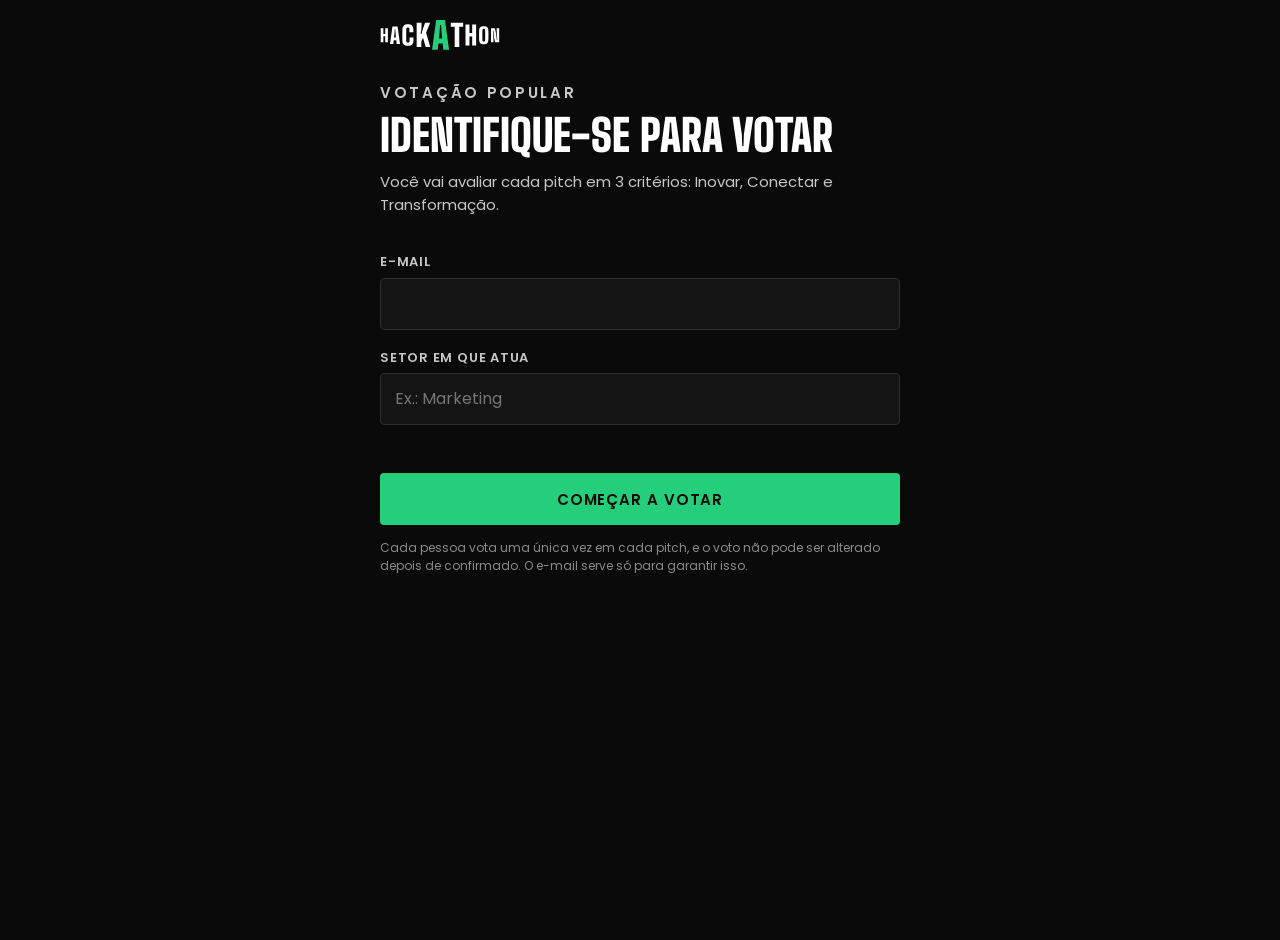
<file: votacao-pitches-hackathon/votacao-pitches/index.html>
<!doctype html>
<html lang="pt-BR">
<head>
<meta charset="utf-8">
<meta name="viewport" content="width=device-width, initial-scale=1, viewport-fit=cover">
<meta name="theme-color" content="#0A0A0A">
<title>Votação popular · Hackathon AltoQi</title>
<link rel="icon" href="assets/favicon.svg" type="image/svg+xml">
<link rel="preload" href="assets/fonts/big-shoulders-display-latin-900-normal.woff2" as="font" type="font/woff2" crossorigin>
<link rel="stylesheet" href="assets/base.css">
<script src="config.js"></script>
<script src="assets/comum.js"></script>
</head>
<body>
<div class="wrap">

  <!-- 1. Identificação -->
  <section id="telaEntrada" class="entrada" hidden>
    <div class="topo"><img class="logo" src="assets/hackathon-wordmark.svg" alt="Hackathon AltoQi" width="120" height="30"></div>
    <div class="hero">
      <p class="eyebrow">Votação popular</p>
      <h1 class="display">Identifique-se para votar</h1>
      <p>Você vai avaliar cada pitch em 3 critérios: Inovar, Conectar e Transformação.</p>
    </div>
    <form id="formEntrada" novalidate>
      <div class="campo">
        <label for="email">E-mail</label>
        <input id="email" type="email" autocomplete="email" inputmode="email" autocapitalize="off" spellcheck="false" required>
      </div>
      <div class="campo" id="campoSetor">
        <label for="setor">Setor em que atua</label>
      </div>
      <p class="erro-msg" id="erroEntrada" role="alert"></p>
      <button class="btn" type="submit" id="btnEntrar">Começar a votar</button>
      <p class="nota">Cada pessoa vota uma única vez em cada pitch, e o voto não pode ser alterado depois de confirmado. O e-mail serve só para garantir isso.</p>
    </form>
  </section>

  <!-- 2. Votação -->
  <section id="telaVoto" hidden>
    <div class="topo">
      <img class="logo" src="assets/hackathon-wordmark.svg" alt="Hackathon AltoQi" width="120" height="30">
      <div class="quem">Votando como<b id="quemEmail"></b><button type="button" class="link" id="trocar">Não é você?</button></div>
    </div>
    <div class="hero">
      <p class="eyebrow" id="eyebrowVoto">Votação popular</p>
      <h1 class="display" id="pergunta"></h1>
      <div class="legenda">
        <div><b>0</b><span id="rotMin"></span></div>
        <div class="max"><b>5</b><span id="rotMax"></span></div>
      </div>
    </div>
    <div class="progresso" aria-live="polite">
      <p><strong id="progTxt"></strong><span>Toque no pitch para avaliar</span></p>
      <div class="prog-trilho"><div class="prog-barra" id="progBarra"></div></div>
    </div>
    <div class="aviso erro" id="aviso" role="alert" hidden></div>
    <ol class="pitches" id="lista"></ol>
    <p class="rodape" id="rodape"></p>
    <div class="assinatura"><img src="assets/hackathon-wordmark.svg" alt="" width="96" height="24"></div>
  </section>
</div>

<script>
(function(){
  const { C, DEMO, CRIT, dois, fmt, media3, esc, mensagem, api, lerConfig, criarAvaliacao } = HQ;
  const $ = (id) => document.getElementById(id);
  const CHAVE = DEMO ? "hq-pop:demo" : "hq-pop:v2";
  const CHECK = '<svg viewBox="0 0 24 24" aria-hidden="true"><path d="M4 12.5l5 5L20 6.5" fill="none" stroke="currentColor" stroke-width="3" stroke-linecap="square"/></svg>';
  const SETA = '<svg class="seta" viewBox="0 0 24 24" aria-hidden="true"><path d="M6 9l6 6 6-6" fill="none" stroke="currentColor" stroke-width="2"/></svg>';

  // estado local: { email, setor, rodada, votos: { [pitchId]: [i,c,t] | true } }
  const ler = () => { try{ return JSON.parse(localStorage.getItem(CHAVE)) || {}; }catch(e){ return {}; } };
  let est = ler(); est.votos = est.votos || {};
  const guardar = () => { try{ localStorage.setItem(CHAVE, JSON.stringify(est)); }catch(e){} };
  let aberta = true;
  const cards = {};     // id -> { el, aval, fase }
  let abertoId = null;

  // ---------------- entrada ----------------
  const campoSetor = $("campoSetor");
  if (C.SETORES && C.SETORES.length){
    campoSetor.insertAdjacentHTML("beforeend", `<select id="setor" required><option value="">Selecione</option>${C.SETORES.map(s => `<option>${esc(s)}</option>`).join("")}</select>`);
  } else {
    campoSetor.insertAdjacentHTML("beforeend", `<input id="setor" type="text" autocomplete="organization-title" maxlength="80" required placeholder="Ex.: Marketing">`);
  }
  function mostrarEntrada(msg){
    $("telaVoto").hidden = true; $("telaEntrada").hidden = false;
    $("email").value = est.email || ""; $("setor").value = est.setor || "";
    $("erroEntrada").textContent = msg || "";
  }
  $("formEntrada").addEventListener("submit", async (ev) => {
    ev.preventDefault();
    const email = $("email").value.trim().toLowerCase(), setor = $("setor").value.trim();
    if (!/^[^@\s]+@[^@\s]+\.[^@\s]+$/.test(email)){ $("erroEntrada").textContent = mensagem({ codigo:"email_invalido" }); $("email").focus(); return; }
    if (setor.length < 2){ $("erroEntrada").textContent = mensagem({ codigo:"setor_invalido" }); $("setor").focus(); return; }
    const btn = $("btnEntrar"); btn.disabled = true; btn.textContent = "Entrando…"; $("erroEntrada").textContent = "";
    try{
      const cfg = await lerConfig().catch(() => null);
      const r = await api("votante_entrar", { p_email:email, p_setor:setor });
      est = { email:r.email, setor:r.setor, rodada:cfg ? cfg.rodada : null, votos:{} };
      (r.votados || []).forEach(id => est.votos[id] = true);
      if (cfg) aberta = cfg.aberta;
      guardar(); mostrarVoto();
    }catch(e){ $("erroEntrada").textContent = mensagem(e); }
    finally{ btn.disabled = false; btn.textContent = "Começar a votar"; }
  });
  $("trocar").addEventListener("click", () => {
    if (!confirm("Sair deste e-mail neste celular?")) return;
    est = { votos:{} }; guardar(); mostrarEntrada();
  });

  // ---------------- votação ----------------
  $("pergunta").textContent = C.PERGUNTA;
  $("rotMin").textContent = C.ROTULO_MIN; $("rotMax").textContent = C.ROTULO_MAX;
  if (DEMO) $("eyebrowVoto").textContent = "Votação popular (demonstração)";

  function mostrarVoto(){
    $("telaEntrada").hidden = true; $("telaVoto").hidden = false;
    $("quemEmail").textContent = est.email;
    const lista = $("lista"); lista.innerHTML = "";
    C.PITCHES.forEach((p, idx) => {
      const li = document.createElement("li");
      li.className = "pitch"; li.dataset.id = p.id;
      li.innerHTML = `<button type="button" class="pitch-cab" aria-expanded="false" aria-controls="corpo-${p.id}">
          <span class="num">${dois(idx + 1)}</span>
          <span><span class="titulo">${esc(p.titulo)}</span><span class="selo"></span></span>${SETA}
        </button>
        <div class="pitch-corpo" id="corpo-${p.id}" hidden><div class="aval"></div><div class="acao"></div></div>`;
      lista.appendChild(li);
      const card = { el:li, aval:null, fase:"avaliando" };
      card.aval = criarAvaliacao(li.querySelector(".aval"), { onChange:() => renderAcao(p.id) });
      cards[p.id] = card;
      li.querySelector(".pitch-cab").addEventListener("click", () => abrir(abertoId === p.id ? null : p.id, true));
    });
    C.PITCHES.forEach(p => renderCard(p.id));
    abrir(proximoPendente(), false);
    atualizarProgresso();
  }
  const votado = (id) => est.votos[id] !== undefined;
  const proximoPendente = (depoisDe) => {
    const ids = C.PITCHES.map(p => p.id);
    const ini = depoisDe ? ids.indexOf(depoisDe) + 1 : 0;
    return [...ids.slice(ini), ...ids.slice(0, ini)].find(id => !votado(id)) ?? null;
  };
  function abrir(id, rolar){
    abertoId = id;
    C.PITCHES.forEach(p => {
      const c = cards[p.id], on = p.id === id;
      c.el.classList.toggle("aberto", on);
      c.el.querySelector(".pitch-cab").setAttribute("aria-expanded", String(on));
      c.el.querySelector(".pitch-corpo").hidden = !on;
    });
    if (id != null && rolar) requestAnimationFrame(() => cards[id].el.scrollIntoView({ behavior:"smooth", block:"start" }));
  }
  function renderCard(id){
    const c = cards[id], v = votado(id);
    if (v) c.fase = "votado";
    c.el.classList.toggle("votado", v);
    c.el.querySelector(".selo").innerHTML = v ? "Voto registrado" : "Avaliar 3 critérios";
    c.el.querySelector(".aval").hidden = v;
    renderAcao(id);
  }
  function renderAcao(id, animar){
    const c = cards[id], acao = c.el.querySelector(".acao");
    if (c.fase === "votado"){
      const vals = Array.isArray(est.votos[id]) ? est.votos[id] : null;
      acao.innerHTML = `<div class="ok ${animar ? "anima" : ""}">${CHECK}Voto registrado</div>` + (vals ? `<div class="resumo">
        ${CRIT.map((k, i) => `<div>${esc(k.nome)}<b>${vals[i]}</b></div>`).join("")}<div class="med">Média<b>${fmt(media3(vals))}</b></div></div>` : "");
      return;
    }
    const vals = c.aval.valores(), n = vals.filter(x => x != null).length;
    if (!aberta){ c.aval.travar(true); acao.innerHTML = `<button class="btn" disabled>Votação encerrada</button>`; return; }
    if (c.fase === "confirmando"){
      c.aval.travar(true);
      acao.innerHTML = `<div class="confirma">
        <p><strong>Confirmar voto?</strong> ${CRIT.map((k, i) => `${esc(k.nome)} ${vals[i]}`).join(" · ")} · média ${fmt(media3(vals))}.<br>Depois de confirmado, não dá para alterar.</p>
        <div class="duas"><button class="btn sec" data-a="revisar">Revisar</button><button class="btn" data-a="confirmar">Confirmar</button></div></div>
        <p class="status erro" role="alert"></p>`;
      acao.querySelector('[data-a="revisar"]').onclick = () => { c.fase = "avaliando"; c.aval.travar(false); renderAcao(id); };
      acao.querySelector('[data-a="confirmar"]').onclick = () => enviar(id);
      return;
    }
    if (c.fase === "enviando"){ acao.innerHTML = `<button class="btn" disabled>Enviando…</button>`; return; }
    c.aval.travar(false);
    acao.innerHTML = n < 3
      ? `<button class="btn" disabled>Avalie os 3 critérios (${n}/3)</button><p class="status erro" role="alert"></p>`
      : `<button class="btn" data-a="votar">Votar · média ${fmt(media3(vals))}</button><p class="status erro" role="alert"></p>`;
    const b = acao.querySelector('[data-a="votar"]');
    if (b) b.onclick = () => { c.fase = "confirmando"; renderAcao(id); };
  }
  async function enviar(id){
    const c = cards[id], vals = c.aval.valores();
    c.fase = "enviando"; renderAcao(id);
    try{
      await api("votar_popular", { p_email:est.email, p_pitch:id, p_inovar:vals[0], p_conectar:vals[1], p_transformar:vals[2] });
    }catch(e){
      if (e.codigo === "ja_votou"){ est.votos[id] = true; guardar(); renderCard(id); atualizarProgresso(); return; }
      if (e.codigo === "votacao_encerrada"){ encerrar(); return; }
      if (e.codigo === "votante_desconhecido"){ est = { votos:{} }; guardar(); mostrarEntrada(mensagem(e)); return; }
      c.fase = "confirmando"; renderAcao(id);
      c.el.querySelector(".status").textContent = mensagem(e) + " Toque em Confirmar de novo.";
      return;
    }
    est.votos[id] = vals; guardar();
    if (navigator.vibrate) navigator.vibrate([12, 40, 12]);
    renderCard(id); renderAcao(id, true); atualizarProgresso();
    setTimeout(() => { const prox = proximoPendente(id); abrir(prox, prox != null); }, 900);
  }
  function atualizarProgresso(){
    const total = C.PITCHES.length, feitos = C.PITCHES.filter(p => votado(p.id)).length;
    $("progTxt").innerHTML = `<em>${dois(feitos)}</em>/${dois(total)} votados`;
    $("progBarra").style.width = (feitos / total * 100) + "%";
    const rod = $("rodape");
    if (!aberta){ rod.textContent = "A votação foi encerrada. Obrigado por participar!"; rod.className = "rodape fim"; }
    else if (feitos === total){ rod.textContent = "Você votou em todos os pitches. Obrigado!"; rod.className = "rodape fim"; }
    else { rod.textContent = "Vote em cada pitch depois da apresentação."; rod.className = "rodape"; }
  }
  function encerrar(){
    aberta = false;
    const a = $("aviso"); a.textContent = "A votação popular foi encerrada. Novos votos não são mais registrados."; a.hidden = false;
    C.PITCHES.forEach(p => { if (cards[p.id] && !votado(p.id)) { cards[p.id].fase = "avaliando"; renderAcao(p.id); } });
    atualizarProgresso();
  }

  // ---------------- sincronização com o banco ----------------
  async function sincronizar(){
    try{
      const cfg = await lerConfig();
      if (cfg){
        if (est.rodada != null && cfg.rodada !== est.rodada){ est = { votos:{} }; guardar(); mostrarEntrada(); return; }
        est.rodada = cfg.rodada;
      }
      const r = await api("votante_entrar", { p_email:est.email, p_setor:est.setor });
      const ids = new Set(r.votados || []);
      Object.keys(est.votos).forEach(k => { if (!ids.has(+k)) delete est.votos[k]; });
      ids.forEach(id => { if (est.votos[id] === undefined) est.votos[id] = true; });
      guardar();
      if (cfg && !cfg.aberta) { aberta = false; }
      if (!$("telaVoto").hidden){ C.PITCHES.forEach(p => renderCard(p.id)); atualizarProgresso(); if (!aberta) encerrar(); }
    }catch(e){
      if (["email_invalido", "email_dominio", "setor_invalido"].includes(e.codigo)){ est = { votos:{} }; guardar(); mostrarEntrada(mensagem(e)); }
    }
  }

  if (est.email){ mostrarVoto(); sincronizar(); } else { mostrarEntrada(); lerConfig().then(c => { if (c) est.rodada = c.rodada; }).catch(() => {}); }
  document.addEventListener("visibilitychange", () => { if (!document.hidden && est.email) sincronizar(); });
})();
</script>
</body>
</html>
</file>
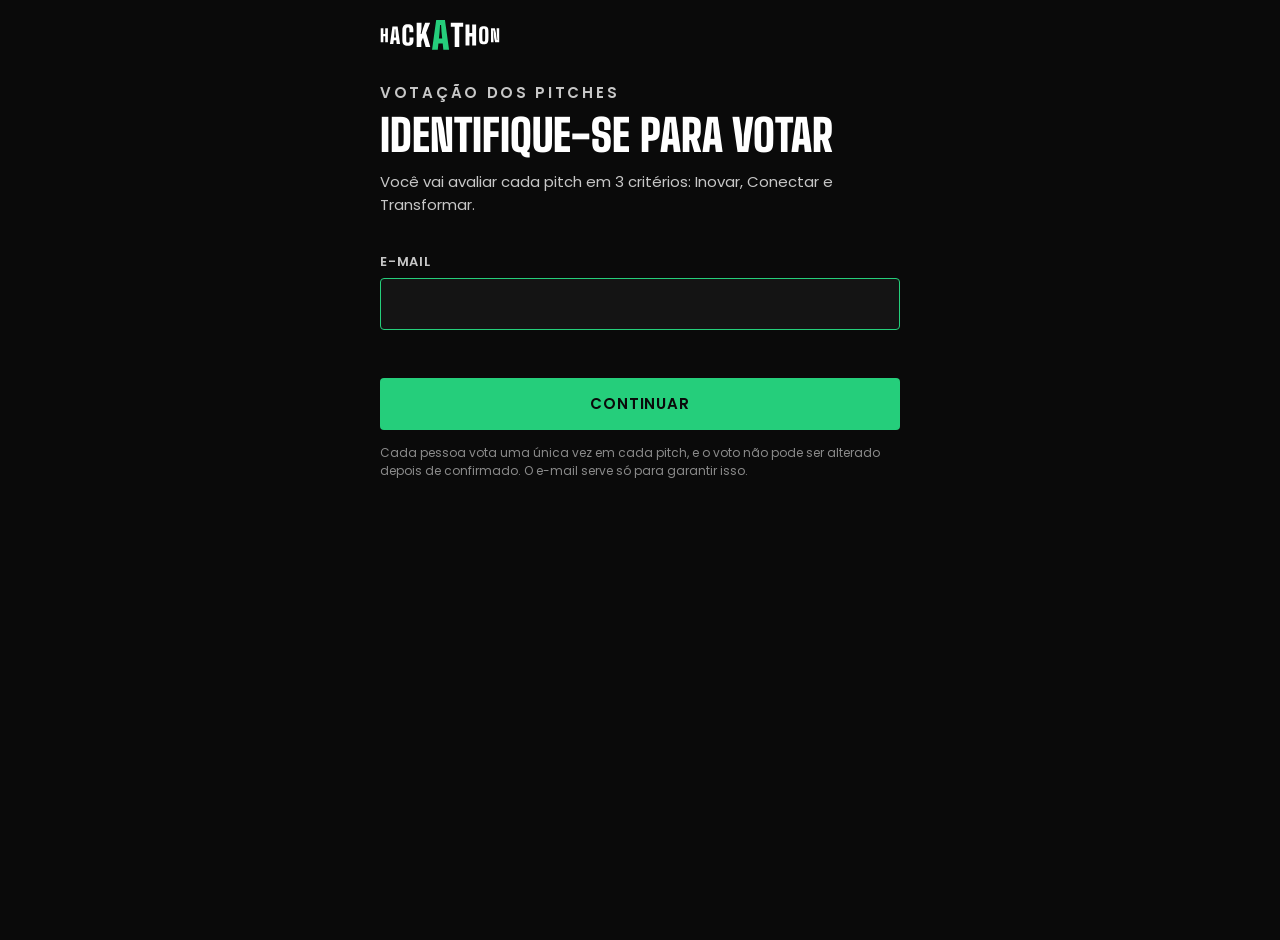
<file: votacao-pitches-hackathon/votacao-pitches/votacao-pitches/index.html>
<!doctype html>
<html lang="pt-BR">
<head>
<meta charset="utf-8">
<meta name="viewport" content="width=device-width, initial-scale=1, viewport-fit=cover">
<meta name="theme-color" content="#0A0A0A">
<title>Votação dos pitches · Hackathon AltoQi</title>
<link rel="icon" href="assets/favicon.svg" type="image/svg+xml">
<link rel="preload" href="assets/fonts/big-shoulders-display-latin-900-normal.woff2" as="font" type="font/woff2" crossorigin>
<link rel="stylesheet" href="assets/base.css">
<script src="config.js"></script>
<script src="assets/comum.js"></script>
</head>
<body>
<div class="wrap">

  <!-- 1. Identificação (e-mail → setor ou código da banca) -->
  <section id="telaEntrada" class="entrada" hidden>
    <div class="topo"><img class="logo" src="assets/hackathon-wordmark.svg" alt="Hackathon AltoQi" width="120" height="30"></div>
    <div class="hero">
      <p class="eyebrow">Votação dos pitches</p>
      <h1 class="display" id="tituloEntrada">Identifique-se para votar</h1>
      <p id="textoEntrada">Você vai avaliar cada pitch em 3 critérios: Inovar, Conectar e Transformar.</p>
    </div>
    <form id="formEntrada" novalidate>
      <div class="campo" id="campoEmail">
        <label for="email">E-mail</label>
        <input id="email" type="email" autocomplete="email" inputmode="email" autocapitalize="off" spellcheck="false" required>
      </div>
      <div class="etapa-email" id="emailFixo" hidden><span id="emailFixoTxt"></span><button type="button" class="link" id="trocarEmail">Trocar</button></div>
      <div class="campo" id="campoSetor" hidden><label for="setor">Setor em que atua</label></div>
      <div class="campo" id="campoCodigo" hidden>
        <label for="codigo">Código da banca</label>
        <input id="codigo" type="text" maxlength="6" autocomplete="off" autocapitalize="characters" spellcheck="false">
        <small>Código de 6 letras enviado pela organização.</small>
      </div>
      <p class="erro-msg" id="erroEntrada" role="alert"></p>
      <button class="btn" type="submit" id="btnEntrar">Continuar</button>
      <p class="nota" id="notaEntrada">Cada pessoa vota uma única vez em cada pitch, e o voto não pode ser alterado depois de confirmado. O e-mail serve só para garantir isso.</p>
    </form>
  </section>

  <!-- 2. Votação -->
  <section id="telaVoto" hidden>
    <div class="topo">
      <img class="logo" src="assets/hackathon-wordmark.svg" alt="Hackathon AltoQi" width="120" height="30">
      <div class="quem"><span id="quemRotulo">Votando como</span><b id="quemEmail"></b><button type="button" class="link" id="sair">Não é você?</button></div>
    </div>
    <div class="hero">
      <p class="eyebrow" id="eyebrowVoto">Votação popular</p>
      <h1 class="display" id="pergunta"></h1>
      <span class="tag-banca" id="tagBanca" hidden>Seu voto conta como banca</span>
      <div class="legenda">
        <div><b>0</b><span id="rotMin"></span></div>
        <div class="max"><b>5</b><span id="rotMax"></span></div>
      </div>
    </div>
    <div class="progresso" aria-live="polite">
      <p><strong id="progTxt"></strong><span id="progDica"></span></p>
      <div class="prog-trilho"><div class="prog-barra" id="progBarra"></div></div>
    </div>
    <div class="aviso erro" id="aviso" role="alert" hidden></div>
    <ol class="pitches" id="lista"></ol>
    <p class="rodape" id="rodape"></p>
    <div class="assinatura"><img src="assets/hackathon-wordmark.svg" alt="" width="96" height="24"></div>
  </section>
</div>

<script>
(function(){
  const { C, DEMO, CRIT, dois, fmt, media3, esc, mensagem, api, lerConfig, lerStatus, criarAvaliacao } = HQ;
  const $ = (id) => document.getElementById(id);
  const CHAVE = DEMO ? "hq-voto:demo3" : "hq-voto:v3";
  const CHECK = '<svg viewBox="0 0 24 24" aria-hidden="true"><path d="M4 12.5l5 5L20 6.5" fill="none" stroke="currentColor" stroke-width="3" stroke-linecap="square"/></svg>';
  const SETA = '<svg class="seta" viewBox="0 0 24 24" aria-hidden="true"><path d="M6 9l6 6 6-6" fill="none" stroke="currentColor" stroke-width="2"/></svg>';
  const STATUS_POLL = 8000;

  // est: { tipo:"popular"|"banca", email, setor, codigo, nome, rodada, votos:{[id]:[i,c,t]|true}, impedidos:[] }
  const ler = () => { try{ return JSON.parse(localStorage.getItem(CHAVE)) || {}; }catch(e){ return {}; } };
  let est = ler(); est.votos = est.votos || {};
  const guardar = () => { try{ localStorage.setItem(CHAVE, JSON.stringify(est)); }catch(e){} };
  const limpar = () => { est = { votos:{} }; guardar(); };
  const banca = () => est.tipo === "banca";

  let status = {};          // popular: status de cada pitch
  let bancaAberta = true;
  const cards = {};         // id -> { el, aval, fase, editando }
  let abertoId = null;

  // ================= ENTRADA =================
  let etapa = "email";      // email | setor | codigo
  const campoSetor = $("campoSetor");
  if (C.SETORES && C.SETORES.length){
    campoSetor.insertAdjacentHTML("beforeend", `<select id="setor"><option value="">Selecione</option>${C.SETORES.map(s => `<option>${esc(s)}</option>`).join("")}</select>`);
  } else {
    campoSetor.insertAdjacentHTML("beforeend", `<input id="setor" type="text" autocomplete="organization-title" maxlength="80" placeholder="Ex.: Marketing">`);
  }
  function irEtapa(e, msg){
    etapa = e;
    $("campoEmail").hidden = e !== "email"; $("emailFixo").hidden = e === "email";
    $("emailFixoTxt").textContent = $("email").value.trim().toLowerCase();
    $("campoSetor").hidden = e !== "setor"; $("campoCodigo").hidden = e !== "codigo";
    $("btnEntrar").textContent = e === "email" ? "Continuar" : e === "setor" ? "Começar a votar" : "Entrar como banca";
    $("tituloEntrada").textContent = e === "codigo" ? "Acesso da banca" : "Identifique-se para votar";
    $("textoEntrada").textContent = e === "codigo" ? "Este e-mail está cadastrado na banca avaliadora. Digite o seu código para continuar."
      : "Você vai avaliar cada pitch em 3 critérios: Inovar, Conectar e Transformar.";
    $("notaEntrada").hidden = e === "codigo";
    $("erroEntrada").textContent = msg || "";
    const foco = e === "email" ? $("email") : e === "setor" ? $("setor") : $("codigo");
    setTimeout(() => foco.focus(), 50);
  }
  function mostrarEntrada(msg){
    $("telaVoto").hidden = true; $("telaEntrada").hidden = false;
    $("email").value = est.email || ""; $("setor").value = ""; $("codigo").value = "";
    irEtapa("email", msg);
  }
  $("trocarEmail").onclick = () => irEtapa("email");
  $("formEntrada").addEventListener("submit", async (ev) => {
    ev.preventDefault();
    const email = $("email").value.trim().toLowerCase();
    const btn = $("btnEntrar"), txt = btn.textContent;
    const falhar = (m, campo) => { $("erroEntrada").textContent = m; if (campo) campo.focus(); };
    if (!/^[^@\s]+@[^@\s]+\.[^@\s]+$/.test(email)) return falhar(mensagem({ codigo:"email_invalido" }), $("email"));
    btn.disabled = true; btn.textContent = "Aguarde…"; $("erroEntrada").textContent = "";
    try{
      const cfg = await lerConfig().catch(() => null);
      if (etapa === "email"){
        const r = await api("identificar", { p_email:email });
        if (r.tipo === "banca") entrarBanca(await api("banca_entrar_email", { p_email:email }), cfg);
        else irEtapa("setor");
      } else if (etapa === "setor"){
        const setor = $("setor").value.trim();
        if (setor.length < 2) return falhar(mensagem({ codigo:"setor_invalido" }), $("setor"));
        const r = await api("votante_entrar", { p_email:email, p_setor:setor });
        est = { tipo:"popular", email:r.email, setor:r.setor, rodada:cfg ? cfg.rodada : null, votos:{} };
        (r.votados || []).forEach(id => est.votos[id] = true);
        guardar(); await mostrarVoto();
      } else {
        const cod = $("codigo").value.trim().toUpperCase();
        if (cod.length < 4) return falhar(mensagem({ codigo:"codigo_invalido" }), $("codigo"));
        const r = await api("banca_entrar_email", { p_email:email, p_codigo:cod });
        entrarBanca(r, cfg);
      }
    }catch(e){
      if (e.codigo === "email_banca"){ try{ entrarBanca(await api("banca_entrar_email", { p_email:email }), null); }catch(e2){ falhar(mensagem(e2)); } }
      else falhar(mensagem(e));
    }finally{ btn.disabled = false; if (btn.textContent === "Aguarde…") btn.textContent = txt; }
  });
  function entrarBanca(r, cfg){
    est = { tipo:"banca", email:r.email, nome:r.nome, codigo:r.codigo, rodada:cfg ? cfg.rodada : null, impedidos:r.impedidos || [], votos:{} };
    Object.entries(r.votos || {}).forEach(([k, v]) => est.votos[k] = v);
    bancaAberta = r.aberta !== false;
    guardar(); mostrarVoto();
  }
  $("sair").addEventListener("click", () => { if (!confirm("Sair deste e-mail neste celular?")) return; limpar(); mostrarEntrada(); });

  // ================= VOTAÇÃO =================
  $("pergunta").textContent = C.PERGUNTA;
  $("rotMin").textContent = C.ROTULO_MIN; $("rotMax").textContent = C.ROTULO_MAX;

  const impedido = (id) => banca() && (est.impedidos || []).includes(id);
  const votado = (id) => est.votos[id] !== undefined;
  const disponivel = (id) => banca() ? !impedido(id) && bancaAberta : status[id] === "aberta";
  const pendente = (id) => !votado(id) && disponivel(id);

  async function mostrarVoto(){
    $("telaEntrada").hidden = true; $("telaVoto").hidden = false;
    $("quemEmail").textContent = banca() ? (est.nome || est.email) : est.email;
    $("quemRotulo").textContent = banca() ? "Banca" : "Votando como";
    $("eyebrowVoto").textContent = (banca() ? "Banca avaliadora" : "Votação popular") + (DEMO ? " (demonstração)" : "");
    $("tagBanca").hidden = !banca();
    $("progDica").textContent = banca() ? "Você pode alterar suas notas" : "Liberado após cada apresentação";
    if (!banca()){ try{ status = await lerStatus(); }catch(e){} }
    const lista = $("lista"); lista.innerHTML = "";
    C.PITCHES.forEach((p, idx) => {
      const li = document.createElement("li");
      li.className = "pitch"; li.dataset.id = p.id;
      li.innerHTML = `<button type="button" class="pitch-cab" aria-expanded="false" aria-controls="corpo-${p.id}">
          <span class="num">${dois(idx + 1)}</span><span><span class="titulo">${esc(p.titulo)}</span><span class="selo"></span></span>${SETA}</button>
        <div class="pitch-corpo" id="corpo-${p.id}" hidden><p class="msg-pitch" hidden></p><div class="aval"></div><div class="acao"></div></div>`;
      lista.appendChild(li);
      const card = { el:li, fase:"avaliando", editando:false };
      card.aval = criarAvaliacao(li.querySelector(".aval"), { onChange:() => renderAcao(p.id) });
      if (banca() && Array.isArray(est.votos[p.id])) card.aval.definir(est.votos[p.id]);
      cards[p.id] = card;
      li.querySelector(".pitch-cab").addEventListener("click", () => abrir(abertoId === p.id ? null : p.id, true));
    });
    renderTudo();
    abrir(C.PITCHES.map(p => p.id).find(pendente) ?? null, false);
  }
  function renderTudo(){ C.PITCHES.forEach(p => renderCard(p.id)); atualizarProgresso(); }
  function abrir(id, rolar){
    abertoId = id;
    C.PITCHES.forEach(p => {
      const c = cards[p.id], on = p.id === id;
      c.el.classList.toggle("aberto", on);
      c.el.querySelector(".pitch-cab").setAttribute("aria-expanded", String(on));
      c.el.querySelector(".pitch-corpo").hidden = !on;
    });
    if (id != null && rolar) requestAnimationFrame(() => cards[id].el.scrollIntoView({ behavior:"smooth", block:"start" }));
  }
  function renderCard(id){
    const c = cards[id], v = votado(id), el = c.el;
    const selo = el.querySelector(".selo"), msg = el.querySelector(".msg-pitch");
    let textoSelo = "", textoMsg = "", alerta = false, mostraAval = false;
    if (banca()){
      if (impedido(id)){ textoSelo = "Você não avalia este pitch"; textoMsg = "Por conflito de interesse, este pitch não entra na sua avaliação."; }
      else if (v && !c.editando){ textoSelo = `Avaliado · média ${fmt(media3(est.votos[id]))}`; }
      else { textoSelo = "Avaliar 3 critérios"; mostraAval = true; }
    } else {
      const st = status[id];
      if (v){ c.fase = "votado"; textoSelo = "Voto registrado"; }
      else if (st === "aberta"){ textoSelo = "Votação liberada"; mostraAval = true; }
      else if (st === "encerrada"){ textoSelo = "Votação encerrada"; textoMsg = "A votação deste pitch foi encerrada."; alerta = true; }
      else { textoSelo = "Aguardando liberação"; textoMsg = "Este pitch ainda não foi liberado. A votação abre após a apresentação."; }
    }
    el.classList.toggle("votado", v && !c.editando && !impedido(id));
    el.classList.toggle("bloqueado", !v && !mostraAval);
    el.classList.toggle("liberado", !banca() && !v && status[id] === "aberta");
    selo.textContent = textoSelo; selo.classList.toggle("alerta", alerta);
    msg.textContent = textoMsg; msg.hidden = !textoMsg;
    el.querySelector(".aval").hidden = !mostraAval;
    if (!mostraAval && !v) el.querySelector(".acao").innerHTML = "";
    else renderAcao(id);
  }

  function renderAcao(id, animar){
    const c = cards[id], acao = c.el.querySelector(".acao");
    const vals = c.aval.valores(), n = vals.filter(x => x != null).length;
    // ----- banca: salva e pode alterar -----
    if (banca()){
      if (votado(id) && !c.editando){
        const v = est.votos[id];
        acao.innerHTML = `<div class="ok ${animar ? "anima" : ""}">${CHECK}Avaliação salva</div>
          <div class="resumo">${CRIT.map((k, i) => `<div>${esc(k.nome)}<b>${v[i]}</b></div>`).join("")}<div class="med">Média<b>${fmt(media3(v))}</b></div></div>
          ${bancaAberta ? '<button class="btn sec" data-a="editar">Alterar notas</button>' : ""}`;
        const e = acao.querySelector('[data-a="editar"]');
        if (e) e.onclick = () => { c.editando = true; c.aval.definir(est.votos[id]); renderCard(id); };
        return;
      }
      c.aval.travar(c.fase === "enviando");
      acao.innerHTML = (c.fase === "enviando" ? '<button class="btn" disabled>Salvando…</button>'
        : n < 3 ? `<button class="btn" disabled>Avalie os 3 critérios (${n}/3)</button>`
        : `<button class="btn" data-a="salvar">Salvar avaliação · média ${fmt(media3(vals))}</button>`)
        + (c.editando ? '<button class="btn sec" data-a="cancelar">Cancelar alteração</button>' : "") + '<p class="status erro" role="alert"></p>';
      const s = acao.querySelector('[data-a="salvar"]'); if (s) s.onclick = () => enviar(id);
      const x = acao.querySelector('[data-a="cancelar"]'); if (x) x.onclick = () => { c.editando = false; c.aval.definir(est.votos[id]); renderCard(id); };
      return;
    }
    // ----- popular: confirma e trava -----
    if (c.fase === "votado"){
      const v = Array.isArray(est.votos[id]) ? est.votos[id] : null;
      acao.innerHTML = `<div class="ok ${animar ? "anima" : ""}">${CHECK}Voto registrado</div>` + (v ? `<div class="resumo">
        ${CRIT.map((k, i) => `<div>${esc(k.nome)}<b>${v[i]}</b></div>`).join("")}<div class="med">Média<b>${fmt(media3(v))}</b></div></div>` : "");
      return;
    }
    if (c.fase === "confirmando"){
      c.aval.travar(true);
      acao.innerHTML = `<div class="confirma">
        <p><strong>Confirmar voto?</strong> ${CRIT.map((k, i) => `${esc(k.nome)} ${vals[i]}`).join(" · ")} · média ${fmt(media3(vals))}.<br>Depois de confirmado, não dá para alterar.</p>
        <div class="duas"><button class="btn sec" data-a="revisar">Revisar</button><button class="btn" data-a="confirmar">Confirmar</button></div></div>
        <p class="status erro" role="alert"></p>`;
      acao.querySelector('[data-a="revisar"]').onclick = () => { c.fase = "avaliando"; c.aval.travar(false); renderAcao(id); };
      acao.querySelector('[data-a="confirmar"]').onclick = () => enviar(id);
      return;
    }
    if (c.fase === "enviando"){ acao.innerHTML = '<button class="btn" disabled>Enviando…</button>'; return; }
    c.aval.travar(false);
    acao.innerHTML = (n < 3 ? `<button class="btn" disabled>Avalie os 3 critérios (${n}/3)</button>` : `<button class="btn" data-a="votar">Votar · média ${fmt(media3(vals))}</button>`)
      + '<p class="status erro" role="alert"></p>';
    const b = acao.querySelector('[data-a="votar"]');
    if (b) b.onclick = () => { c.fase = "confirmando"; renderAcao(id); };
  }

  async function enviar(id){
    const c = cards[id], vals = c.aval.valores(), eraEdicao = c.editando;
    c.fase = "enviando"; renderAcao(id);
    try{
      if (banca()) await api("votar_banca", { p_codigo:est.codigo, p_pitch:id, p_inovar:vals[0], p_conectar:vals[1], p_transformar:vals[2] });
      else await api("votar_popular", { p_email:est.email, p_pitch:id, p_inovar:vals[0], p_conectar:vals[1], p_transformar:vals[2] });
    }catch(e){
      c.fase = banca() ? "avaliando" : "confirmando";
      if (e.codigo === "ja_votou"){ est.votos[id] = true; guardar(); renderCard(id); atualizarProgresso(); return; }
      if (e.codigo === "pitch_fechado"){ c.fase = "avaliando"; await atualizarStatus(); return; }
      if (e.codigo === "impedido"){ est.impedidos = [...new Set([...(est.impedidos || []), id])]; guardar(); renderTudo(); return; }
      if (e.codigo === "banca_encerrada"){ bancaAberta = false; aviso("A avaliação da banca foi encerrada."); renderTudo(); return; }
      if (e.codigo === "votante_desconhecido" || e.codigo === "codigo_invalido"){ limpar(); mostrarEntrada(mensagem(e)); return; }
      renderAcao(id); c.el.querySelector(".status").textContent = mensagem(e) + (banca() ? "" : " Toque em Confirmar de novo.");
      return;
    }
    est.votos[id] = vals; c.editando = false; c.fase = banca() ? "avaliando" : "votado"; guardar();
    if (navigator.vibrate) navigator.vibrate([12, 40, 12]);
    renderCard(id); renderAcao(id, true); atualizarProgresso();
    if (!eraEdicao) setTimeout(() => {
      const ids = C.PITCHES.map(p => p.id), i = ids.indexOf(id);
      const prox = [...ids.slice(i + 1), ...ids.slice(0, i)].find(pendente) ?? null;
      abrir(prox, prox != null);
    }, 900);
  }

  function atualizarProgresso(){
    const alvo = C.PITCHES.filter(p => !impedido(p.id));
    const feitos = alvo.filter(p => votado(p.id)).length, total = alvo.length;
    $("progTxt").innerHTML = `<em>${dois(feitos)}</em>/${dois(total)} ${banca() ? "avaliados" : "votados"}`;
    $("progBarra").style.width = (total ? feitos / total * 100 : 0) + "%";
    const rod = $("rodape");
    if (feitos === total){ rod.textContent = banca() ? "Todos os pitches avaliados. Obrigado!" : "Você votou em todos os pitches. Obrigado!"; rod.className = "rodape fim"; }
    else { rod.textContent = banca() ? "Suas notas ficam salvas e podem ser alteradas." : "Fique de olho: cada pitch é liberado para votação depois da apresentação."; rod.className = "rodape"; }
  }
  function aviso(t){ const a = $("aviso"); a.textContent = t; a.hidden = !t; }

  // ================= SINCRONIZAÇÃO =================
  async function atualizarStatus(){
    if (banca() || $("telaVoto").hidden) return;
    let novo; try{ novo = await lerStatus(); }catch(e){ return; }
    const abriuAgora = C.PITCHES.map(p => p.id).filter(id => novo[id] === "aberta" && status[id] !== "aberta" && !votado(id));
    const mudou = C.PITCHES.some(p => novo[p.id] !== status[p.id]);
    status = novo;
    if (!mudou) return;
    C.PITCHES.forEach(p => { const c = cards[p.id]; if (c && status[p.id] !== "aberta" && c.fase !== "votado"){ c.fase = "avaliando"; } });
    renderTudo();
    const emUso = abertoId != null && pendente(abertoId) && cards[abertoId].aval.valores().some(v => v != null);
    if (abriuAgora.length && !emUso){ abrir(abriuAgora[0], true); if (navigator.vibrate) navigator.vibrate(30); }
    else if (abertoId != null && !pendente(abertoId) && !votado(abertoId)) abrir(null, false);
  }
  async function sincronizar(){
    try{
      const cfg = await lerConfig();
      if (cfg){
        if (est.rodada != null && cfg.rodada !== est.rodada){ limpar(); mostrarEntrada(); return; }
        est.rodada = cfg.rodada; guardar();
      }
      if (banca()){
        const r = await api("banca_entrar", { p_codigo:est.codigo });
        est.impedidos = r.impedidos || []; est.votos = {}; Object.entries(r.votos || {}).forEach(([k, v]) => est.votos[k] = v);
        bancaAberta = r.aberta !== false; guardar();
        if (!$("telaVoto").hidden){ C.PITCHES.forEach(p => { if (!cards[p.id].editando && Array.isArray(est.votos[p.id])) cards[p.id].aval.definir(est.votos[p.id]); }); renderTudo(); }
      } else {
        const r = await api("votante_entrar", { p_email:est.email, p_setor:est.setor });
        const ids = new Set(r.votados || []);
        Object.keys(est.votos).forEach(k => { if (!ids.has(+k)) delete est.votos[k]; });
        ids.forEach(id => { if (est.votos[id] === undefined) est.votos[id] = true; });
        guardar(); await atualizarStatus(); if (!$("telaVoto").hidden) renderTudo();
      }
    }catch(e){
      if (["email_invalido", "email_dominio", "setor_invalido", "codigo_invalido", "email_banca"].includes(e.codigo)){ limpar(); mostrarEntrada(mensagem(e)); }
    }
  }

  // ================= INÍCIO =================
  const codLink = (new URLSearchParams(location.search).get("c") || "").trim().toUpperCase();
  (async () => {
    if (codLink){
      history.replaceState(null, "", location.pathname + (DEMO ? "?demo" : ""));
      try{ const cfg = await lerConfig().catch(() => null); entrarBanca(await api("banca_entrar", { p_codigo:codLink }), cfg); }
      catch(e){ limpar(); mostrarEntrada(mensagem(e)); }
    } else if (est.email){ await mostrarVoto(); sincronizar(); }
    else mostrarEntrada();
  })();
  setInterval(() => { if (!document.hidden && est.email && !banca()) atualizarStatus(); }, STATUS_POLL);
  document.addEventListener("visibilitychange", () => { if (!document.hidden && est.email) sincronizar(); });
})();
</script>
</body>
</html>
</file>
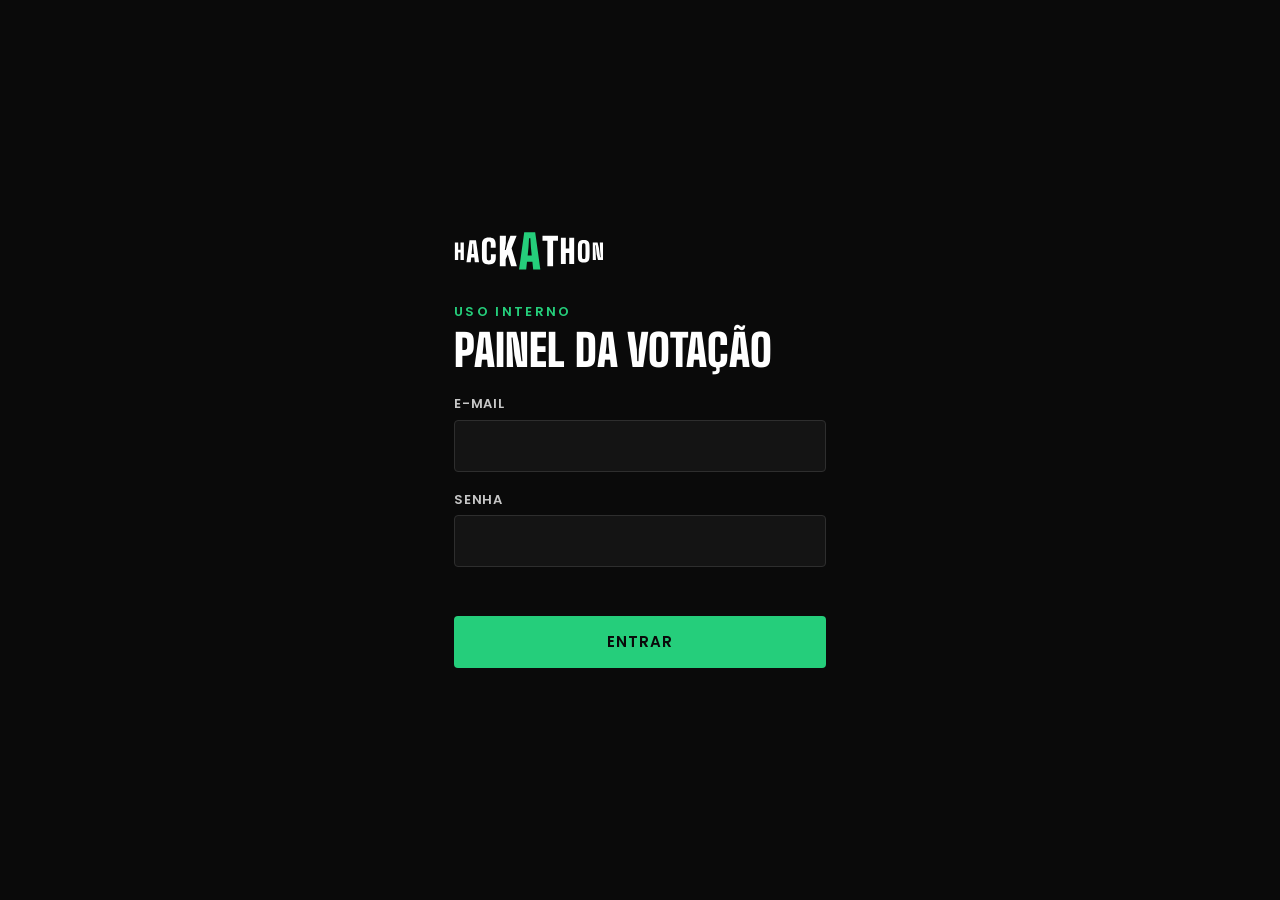
<file: votacao-pitches-hackathon/votacao-pitches/admin.html>
<!doctype html>
<html lang="pt-BR">
<head>
<meta charset="utf-8">
<meta name="viewport" content="width=device-width, initial-scale=1, viewport-fit=cover">
<meta name="robots" content="noindex, nofollow">
<title>Painel interno · Hackathon AltoQi</title>
<link rel="icon" href="assets/favicon.svg" type="image/svg+xml">
<link rel="stylesheet" href="assets/base.css">
<script src="config.js"></script>
<script src="assets/comum.js"></script>
<style>
body{font-size:.9375rem}
.casca{max-width:1480px;margin:0 auto;padding:calc(20px + env(safe-area-inset-top)) clamp(16px,2.5vw,40px) 64px}
.barra-topo{display:flex;align-items:center;justify-content:space-between;gap:16px;flex-wrap:wrap;padding-bottom:20px;border-bottom:1px solid var(--borda)}
.barra-topo .marca{display:flex;align-items:center;gap:16px}
.barra-topo img{width:130px;height:auto}
.barra-topo .marca span{font-family:var(--display);font-weight:800;font-size:1.5rem;text-transform:uppercase;color:var(--apoio)}
.acoes{display:flex;gap:8px;flex-wrap:wrap;align-items:center}
.acoes label{font-size:.75rem;color:var(--apoio);display:flex;gap:6px;align-items:center;margin-right:6px}
.atualizado{font-size:.75rem;color:var(--apoio)}

h2{font-family:var(--display);font-weight:900;text-transform:uppercase;font-size:1.75rem;line-height:1;margin:0}
.sec{margin-top:32px}
.sec-cab{display:flex;justify-content:space-between;align-items:flex-end;gap:12px;flex-wrap:wrap;margin-bottom:14px}
.sec-cab p{margin:4px 0 0;font-size:.8125rem;color:var(--apoio)}
.grade{display:grid;gap:16px}
.g2{grid-template-columns:repeat(auto-fit,minmax(min(100%,520px),1fr))}
.painel{background:var(--superficie);border:1px solid var(--borda);border-radius:4px;padding:20px}

.kpis{display:grid;grid-template-columns:repeat(auto-fit,minmax(170px,1fr));border:1px solid var(--borda);border-radius:4px;margin-top:24px}
.kpis div{padding:16px 20px;border-right:1px solid var(--borda)}
.kpis div:last-child{border-right:0}
.kpis strong{display:block;font-family:var(--display);font-weight:900;font-size:2.75rem;line-height:.9;font-variant-numeric:tabular-nums}
.kpis span{font-size:.8125rem;color:var(--apoio)}

.controles{display:grid;grid-template-columns:repeat(auto-fit,minmax(220px,1fr));gap:12px}
.ctrl{border:1px solid var(--borda);border-radius:4px;padding:14px;display:grid;gap:10px;align-content:start}
.ctrl > span{font-size:.75rem;font-weight:600;letter-spacing:.08em;text-transform:uppercase;color:var(--texto2)}
.ctrl small{font-size:.75rem;color:var(--apoio);line-height:1.4}
.chave{appearance:none;border:1px solid var(--borda);border-radius:4px;background:var(--elevado);color:var(--texto);font:inherit;font-weight:600;
  min-height:44px;padding:0 14px;display:flex;align-items:center;justify-content:space-between;gap:10px;cursor:pointer}
.chave::after{content:"";flex:none;width:36px;height:20px;border-radius:10px;background:var(--borda) radial-gradient(circle at 10px 50%, var(--texto2) 7px, transparent 8px) no-repeat}
.chave[aria-pressed="true"]{border-color:var(--verde)}
.chave[aria-pressed="true"]::after{background:var(--verde) radial-gradient(circle at 26px 50%, var(--base) 7px, transparent 8px) no-repeat}
.chave:disabled{opacity:.5;cursor:wait}
.ctrl select,.ctrl input{min-width:0;width:100%;min-height:44px;border-radius:4px;border:1px solid var(--borda);background:var(--elevado);color:var(--texto);font:inherit;padding:0 10px}

.tabela{overflow-x:auto;border:1px solid var(--borda);border-radius:4px;max-height:640px;overflow-y:auto}
table{border-collapse:collapse;width:100%;font-size:.875rem;font-variant-numeric:tabular-nums}
th,td{padding:8px 12px;text-align:left;border-bottom:1px solid var(--borda);white-space:nowrap}
th{position:sticky;top:0;background:var(--elevado);font-size:.6875rem;letter-spacing:.08em;text-transform:uppercase;color:var(--texto2);font-weight:600;z-index:1}
td.n,th.n{text-align:right}
td.quebra{white-space:normal;min-width:220px}
tr:hover td{background:rgba(255,255,255,.02)}
.final{font-family:var(--display);font-weight:900;font-size:1.5rem}
.top .final{color:var(--verde)}
.posicao{font-family:var(--display);font-weight:900;font-size:1.5rem;color:var(--apoio)}
.top .posicao{color:var(--verde)}
.sub{color:var(--apoio);font-size:.75rem;display:block}
.grupo{border-left:1px solid var(--borda)}

.barras{display:grid;gap:10px}
.barras div{display:grid;grid-template-columns:minmax(90px,160px) 1fr 70px;gap:12px;align-items:center;font-size:.875rem}
.barras i{display:block;height:10px;background:var(--verde)}
.barras em{font-style:normal;text-align:right;color:var(--texto2);font-variant-numeric:tabular-nums}
.vazio{color:var(--apoio);font-size:.875rem;margin:0}

.codigo{font-family:var(--display);font-weight:900;font-size:1.375rem;letter-spacing:.15em}
.form-linha{display:grid;grid-template-columns:1fr 1fr auto;gap:8px;margin-top:14px}
.form-linha input{min-height:44px;border-radius:4px;border:1px solid var(--borda);background:var(--elevado);color:var(--texto);font:inherit;padding:0 12px}
.filtros{display:flex;gap:8px;flex-wrap:wrap}
.filtros input,.filtros select{min-height:40px;border-radius:4px;border:1px solid var(--borda);background:var(--elevado);color:var(--texto);font:inherit;font-size:.875rem;padding:0 10px}
.abas{display:flex;gap:4px;border-bottom:1px solid var(--borda);margin-bottom:14px}
.abas button{appearance:none;background:none;border:0;border-bottom:2px solid transparent;color:var(--apoio);font:inherit;font-weight:600;padding:10px 14px;cursor:pointer;margin-bottom:-1px}
.abas button[aria-selected="true"]{color:var(--texto);border-bottom-color:var(--verde)}
.info{font-size:.75rem;color:var(--apoio);margin:8px 0 0}
.toast{position:fixed;left:50%;bottom:24px;transform:translateX(-50%);background:var(--texto);color:var(--base);padding:12px 18px;border-radius:4px;font-weight:600;font-size:.875rem;z-index:20}
.toast.erro{background:var(--erro);color:#fff}

.login{max-width:420px;margin:0 auto;min-height:100vh;display:flex;flex-direction:column;justify-content:center;padding:24px}
.login img{width:150px;margin-bottom:32px}
.login h1{font-size:2.75rem;margin:8px 0 24px}
.login .btn{width:100%}
</style>
</head>
<body>

<section class="login" id="telaLogin" hidden>
  <img src="assets/hackathon-wordmark.svg" alt="Hackathon AltoQi" width="150" height="38">
  <p class="eyebrow">Uso interno</p>
  <h1 class="display">Painel da votação</h1>
  <form id="formLogin" novalidate>
    <div class="campo"><label for="lEmail">E-mail</label><input id="lEmail" type="email" autocomplete="username" required></div>
    <div class="campo"><label for="lSenha">Senha</label><input id="lSenha" type="password" autocomplete="current-password" required></div>
    <p class="erro-msg" id="erroLogin" role="alert"></p>
    <button class="btn" type="submit" id="btnLogin">Entrar</button>
  </form>
</section>

<div class="casca" id="telaPainel" hidden>
  <div class="barra-topo">
    <div class="marca"><img src="assets/hackathon-wordmark.svg" alt="Hackathon AltoQi" width="130" height="33"><span>Painel interno</span></div>
    <div class="acoes">
      <label><input type="checkbox" id="auto" checked> Atualizar a cada 10 s</label>
      <span class="atualizado" id="atualizado"></span>
      <button class="btn sec pequeno" id="bAtualizar">Atualizar</button>
      <button class="btn pequeno" id="bXlsx">Baixar planilha completa</button>
      <button class="btn sec pequeno" id="bSair">Sair</button>
    </div>
  </div>

  <div class="kpis" id="kpis"></div>

  <section class="sec">
    <div class="sec-cab"><div><h2>Controles do evento</h2><p>Valem na hora para todos os celulares e para o telão.</p></div></div>
    <div class="controles">
      <div class="ctrl"><span>Votação popular</span><button class="chave" id="cAberta" aria-pressed="false"></button><small>Encerrada: ninguém mais consegue votar.</small></div>
      <div class="ctrl"><span>Avaliação da banca</span><button class="chave" id="cBanca" aria-pressed="false"></button><small>Encerrada: jurados não salvam nem alteram notas.</small></div>
      <div class="ctrl"><span>Resultado no telão</span><button class="chave" id="cLiberado" aria-pressed="false"></button><small>Liberado: o telão entra no modo anúncio e as notas ficam públicas.</small></div>
      <div class="ctrl"><span>Regra da nota final</span>
        <select id="cModo">
          <option value="popular_como_jurado">Popular conta como mais um jurado</option>
          <option value="metade">50% popular + 50% banca</option>
        </select>
        <small id="explicaModo"></small></div>
      <div class="ctrl"><span>Domínio de e-mail permitido</span>
        <div class="form-linha" style="grid-template-columns:minmax(0,1fr) auto;margin:0"><input id="cDominio" placeholder="qualquer e-mail" aria-label="Domínio de e-mail"><button class="btn sec pequeno" id="bDominio">Salvar</button></div>
        <small>Ex.: altoqi.com.br. Vazio aceita qualquer e-mail.</small></div>
      <div class="ctrl"><span>Zerar tudo</span><button class="btn perigo pequeno" id="bReset">Zerar votação</button><small>Apaga votos populares, votantes e notas da banca. Jurados continuam cadastrados.</small></div>
    </div>
  </section>

  <section class="sec">
    <div class="sec-cab"><div><h2>Ranking</h2><p id="explicaRanking"></p></div><button class="btn sec pequeno" id="bCsvRanking">CSV do ranking</button></div>
    <div class="tabela"><table id="tRanking"></table></div>
  </section>

  <div class="grade g2 sec">
    <section class="painel">
      <div class="sec-cab"><div><h2>Participação por setor</h2><p id="totSetor"></p></div></div>
      <div class="barras" id="setores"></div>
    </section>
    <section class="painel">
      <div class="sec-cab"><div><h2>Banca</h2><p>Envie a cada jurado o link com o código dele.</p></div></div>
      <div class="tabela" style="max-height:none"><table id="tMembros"></table></div>
      <form class="form-linha" id="formMembro" novalidate>
        <input id="mNome" placeholder="Nome do jurado" aria-label="Nome do jurado" maxlength="80">
        <input id="mEmail" placeholder="E-mail (opcional)" aria-label="E-mail do jurado" type="email">
        <button class="btn pequeno" type="submit">Adicionar</button>
      </form>
    </section>
  </div>

  <section class="sec">
    <div class="abas" role="tablist">
      <button role="tab" aria-selected="true" data-aba="pop">Votos populares</button>
      <button role="tab" aria-selected="false" data-aba="banca">Notas da banca</button>
      <button role="tab" aria-selected="false" data-aba="pessoas">Votantes</button>
    </div>
    <div class="sec-cab">
      <div class="filtros">
        <input id="fBusca" type="search" placeholder="Buscar e-mail, setor, jurado ou pitch" size="34" aria-label="Buscar">
        <select id="fPitch" aria-label="Filtrar pitch"><option value="">Todos os pitches</option></select>
      </div>
      <button class="btn sec pequeno" id="bCsvAba">CSV desta tabela</button>
    </div>
    <div class="tabela"><table id="tDados"></table></div>
    <p class="info" id="infoDados"></p>
  </section>
</div>

<script>
(function(){
  const { C, DEMO, CRIT, dois, fmt, esc, mensagem, api, login, renovar, ranking, csv, baixar, numBR, carimbo } = HQ;
  const $ = (id) => document.getElementById(id);
  const SKEY = DEMO ? "hq-admin:demo" : "hq-admin:v2";
  const NOMES = CRIT.map(c => c.nome);
  let sessao = (() => { try{ return JSON.parse(sessionStorage.getItem(SKEY)); }catch(e){ return null; } })();
  let D = null, aba = "pop", timer = null;
  const urlBase = new URL("./", location.href).href;

  function toast(msg, erro){ const t = document.createElement("div"); t.className = "toast" + (erro ? " erro" : ""); t.textContent = msg; document.body.appendChild(t); setTimeout(() => t.remove(), 3200); }
  const salvarSessao = () => { try{ sessao ? sessionStorage.setItem(SKEY, JSON.stringify(sessao)) : sessionStorage.removeItem(SKEY); }catch(e){} };

  // ---------------- login ----------------
  function mostrarLogin(msg){ $("telaPainel").hidden = true; $("telaLogin").hidden = false; $("erroLogin").textContent = msg || ""; clearInterval(timer); }
  $("formLogin").addEventListener("submit", async (ev) => {
    ev.preventDefault();
    const b = $("btnLogin"); b.disabled = true; b.textContent = "Entrando…"; $("erroLogin").textContent = "";
    try{ sessao = await login($("lEmail").value.trim(), $("lSenha").value); salvarSessao(); await carregar(); iniciarPainel(); }
    catch(e){ sessao = null; salvarSessao(); $("erroLogin").textContent = mensagem(e); }
    finally{ b.disabled = false; b.textContent = "Entrar"; }
  });
  $("bSair").onclick = () => { sessao = null; salvarSessao(); mostrarLogin(); };

  async function chamar(fn, body){
    if (sessao && sessao.expires_at - Date.now() / 1000 < 60){ try{ sessao = await renovar(sessao.refresh_token); salvarSessao(); }catch(e){} }
    try{ return await api(fn, body, sessao && sessao.access_token); }
    catch(e){
      if (e.codigo === "nao_autorizado" && sessao && sessao.refresh_token){
        try{ sessao = await renovar(sessao.refresh_token); salvarSessao(); return await api(fn, body, sessao.access_token); }
        catch(e2){ if (e2.codigo === "nao_autorizado" || e2.codigo === "login_invalido"){ sessao = null; salvarSessao(); mostrarLogin(mensagem(e2)); } throw e2; }
      }
      throw e;
    }
  }

  // ---------------- carga e render ----------------
  async function carregar(){
    D = await chamar("admin_dados");
    $("atualizado").textContent = "Atualizado às " + new Date().toLocaleTimeString("pt-BR");
    render();
  }
  function iniciarPainel(){
    $("telaLogin").hidden = true; $("telaPainel").hidden = false;
    clearInterval(timer); timer = setInterval(() => { if ($("auto").checked && !document.hidden) carregar().catch(() => {}); }, 10000);
  }
  function render(){ renderKpis(); renderControles(); renderRanking(); renderSetores(); renderMembros(); renderDados(); }

  function renderKpis(){
    const membrosAtivos = D.membros.filter(m => m.ativo).length;
    const notasBanca = D.votos_banca.filter(v => v.ativo).length;
    const pessoas = D.votantes.filter(v => v.votos > 0).length;
    const k = [
      [pessoas, "pessoas votaram"], [D.votos_populares.length, "votos populares"],
      [D.votantes.length, "identificados"], [`${notasBanca}/${membrosAtivos * C.PITCHES.length}`, "notas da banca"],
      [membrosAtivos, "jurados ativos"]
    ];
    $("kpis").innerHTML = k.map(([v, t]) => `<div><strong>${typeof v === "number" ? v.toLocaleString("pt-BR") : v}</strong><span>${t}</span></div>`).join("");
  }
  function chave(el, on, txtOn, txtOff){ el.setAttribute("aria-pressed", String(on)); el.textContent = on ? txtOn : txtOff; }
  function renderControles(){
    const c = D.config;
    chave($("cAberta"), c.aberta, "Aberta", "Encerrada");
    chave($("cBanca"), c.banca_aberta, "Aberta", "Encerrada");
    chave($("cLiberado"), c.resultado_liberado, "Liberado", "Oculto");
    $("cModo").value = c.modo_final;
    if (document.activeElement !== $("cDominio")) $("cDominio").value = c.dominio_email || "";
    $("explicaModo").textContent = c.modo_final === "metade"
      ? "Final = (nota popular + média da banca) ÷ 2."
      : "Final = média entre a nota popular (1 voto) e a nota de cada jurado.";
    $("explicaRanking").textContent = "Nota de cada voto = média de " + NOMES.join(", ") + ". " + $("explicaModo").textContent;
  }
  async function definir(body, botao){
    if (botao) botao.disabled = true;
    try{ await chamar("admin_definir", body); await carregar(); toast("Atualizado"); }
    catch(e){ toast(mensagem(e), true); }
    finally{ if (botao) botao.disabled = false; }
  }
  $("cAberta").onclick = (e) => definir({ p_aberta: !D.config.aberta }, e.currentTarget);
  $("cBanca").onclick = (e) => definir({ p_banca_aberta: !D.config.banca_aberta }, e.currentTarget);
  $("cLiberado").onclick = (e) => {
    const vai = !D.config.resultado_liberado;
    if (vai && !confirm("Liberar o resultado? O telão entra no modo anúncio e as notas ficam visíveis publicamente.")) return;
    definir({ p_liberado: vai }, e.currentTarget);
  };
  $("cModo").onchange = (e) => definir({ p_modo: e.target.value });
  $("bDominio").onclick = (e) => definir({ p_dominio: $("cDominio").value.trim() }, e.currentTarget);
  $("bReset").onclick = async () => {
    const t = prompt("Isso apaga TODOS os votos populares, votantes e notas da banca.\nDigite ZERAR para confirmar:");
    if (t == null) return;
    try{ await chamar("admin_resetar", { p_confirmacao: t.trim() }); await carregar(); toast("Votação zerada"); }
    catch(e){ toast(mensagem(e), true); }
  };

  function renderRanking(){
    const rk = ranking(D.resultado);
    const crit = (pre, it) => CRIT.map(c => `<td class="n">${fmt(it[pre + "_" + c.chave])}</td>`).join("");
    $("tRanking").innerHTML = `<thead><tr><th>#</th><th>Pitch</th>
      <th class="n grupo">Popular</th>${NOMES.map(n => `<th class="n">${esc(n)}</th>`).join("")}
      <th class="n grupo">Banca</th>${NOMES.map(n => `<th class="n">${esc(n)}</th>`).join("")}
      <th class="n grupo">Final</th></tr></thead><tbody>` +
      rk.map((it, i) => `<tr class="${i < 3 && it.final != null ? "top" : ""}"><td><span class="posicao">${dois(i + 1)}</span></td>
        <td class="quebra">${esc(it.titulo)}</td>
        <td class="n grupo"><b>${fmt(it.pop_media)}</b><span class="sub">${it.pop_votos} votos</span></td>${crit("pop", it)}
        <td class="n grupo"><b>${fmt(it.banca_media)}</b><span class="sub">${it.banca_votos} jurados</span></td>${crit("banca", it)}
        <td class="n grupo"><span class="final">${fmt(it.final)}</span></td></tr>`).join("") + "</tbody>";
  }
  function renderSetores(){
    const cont = {}; D.votantes.filter(v => v.votos > 0).forEach(v => cont[v.setor] = (cont[v.setor] || 0) + 1);
    const lst = Object.entries(cont).sort((a, b) => b[1] - a[1]); const tot = lst.reduce((a, x) => a + x[1], 0); const max = Math.max(1, ...lst.map(x => x[1]));
    $("totSetor").textContent = tot ? `${tot} pessoas que votaram, por setor informado.` : "";
    $("setores").innerHTML = lst.length ? lst.map(([s, n]) => `<div><span>${esc(s)}</span><i style="width:${n / max * 100}%"></i><em>${n} · ${Math.round(n / tot * 100)}%</em></div>`).join("")
      : '<p class="vazio">Ninguém votou ainda.</p>';
  }
  function renderMembros(){
    $("tMembros").innerHTML = `<thead><tr><th>Jurado</th><th>Código</th><th class="n">Notas</th><th>Status</th><th></th></tr></thead><tbody>` +
      (D.membros.length ? D.membros.map(m => `<tr><td>${esc(m.nome)}${m.email ? `<span class="sub">${esc(m.email)}</span>` : ""}</td>
        <td><span class="codigo">${esc(m.codigo)}</span></td><td class="n">${m.votos}/${C.PITCHES.length}</td>
        <td><button class="btn sec pequeno" data-ativo="${m.id}">${m.ativo ? "Ativo" : "Inativo"}</button></td>
        <td><button class="btn sec pequeno" data-link="${esc(m.codigo)}">Copiar link</button></td></tr>`).join("")
      : '<tr><td colspan="5" class="apoio">Nenhum jurado cadastrado.</td></tr>') + "</tbody>";
    $("tMembros").querySelectorAll("[data-ativo]").forEach(b => b.onclick = async () => {
      const m = D.membros.find(x => x.id == b.dataset.ativo);
      if (m.ativo && !confirm(`Desativar ${m.nome}? As notas dele deixam de contar no resultado (ficam guardadas).`)) return;
      try{ await chamar("admin_membro_ativo", { p_id:m.id, p_ativo:!m.ativo }); await carregar(); }catch(e){ toast(mensagem(e), true); }
    });
    $("tMembros").querySelectorAll("[data-link]").forEach(b => b.onclick = async () => {
      const url = `${urlBase}banca.html?c=${b.dataset.link}`;
      try{ await navigator.clipboard.writeText(url); toast("Link copiado"); }catch(e){ prompt("Copie o link:", url); }
    });
  }
  $("formMembro").addEventListener("submit", async (ev) => {
    ev.preventDefault();
    try{
      const r = await chamar("admin_add_membro", { p_nome:$("mNome").value.trim(), p_email:$("mEmail").value.trim() || null });
      $("mNome").value = ""; $("mEmail").value = ""; await carregar(); toast(`Jurado criado · código ${r.codigo}`);
    }catch(e){ toast(mensagem(e), true); }
  });

  // ---------------- tabelas detalhadas ----------------
  C.PITCHES.forEach(p => $("fPitch").insertAdjacentHTML("beforeend", `<option value="${p.id}">${esc(p.titulo)}</option>`));
  document.querySelectorAll(".abas button").forEach(b => b.onclick = () => {
    aba = b.dataset.aba; document.querySelectorAll(".abas button").forEach(x => x.setAttribute("aria-selected", String(x === b)));
    $("fPitch").hidden = aba === "pessoas"; renderDados();
  });
  $("fBusca").oninput = () => renderDados(); $("fPitch").onchange = () => renderDados();
  const hora = (iso) => iso ? new Date(iso).toLocaleString("pt-BR", { day:"2-digit", month:"2-digit", hour:"2-digit", minute:"2-digit", second:"2-digit" }) : "";

  function linhasAba(){
    const q = $("fBusca").value.trim().toLowerCase(), pid = +$("fPitch").value || null;
    const ok = (txt, p) => (!q || txt.toLowerCase().includes(q)) && (!pid || p === pid);
    if (aba === "pop") return D.votos_populares.filter(v => ok(`${v.email} ${v.setor} ${v.pitch}`, v.pitch_id));
    if (aba === "banca") return D.votos_banca.filter(v => ok(`${v.jurado} ${v.pitch}`, v.pitch_id));
    return D.votantes.filter(v => ok(`${v.email} ${v.setor}`, null));
  }
  function renderDados(){
    if (!D) return;
    const linhas = linhasAba(), LIM = 400, vis = linhas.slice(0, LIM);
    const notas = (v) => CRIT.map(c => `<td class="n">${v[c.chave]}</td>`).join("") + `<td class="n"><b>${fmt(v.media)}</b></td>`;
    const cabN = NOMES.map(n => `<th class="n">${esc(n)}</th>`).join("") + '<th class="n">Média</th>';
    let html = "";
    if (aba === "pop"){
      html = `<thead><tr><th>Quando</th><th>E-mail</th><th>Setor</th><th>Pitch</th>${cabN}<th></th></tr></thead><tbody>` +
        vis.map(v => `<tr><td>${hora(v.criado_em)}</td><td>${esc(v.email)}</td><td>${esc(v.setor)}</td><td class="quebra">${esc(v.pitch)}</td>${notas(v)}
          <td><button class="btn sec pequeno" data-del="${esc(v.email)}|${v.pitch_id}">Excluir</button></td></tr>`).join("");
    } else if (aba === "banca"){
      html = `<thead><tr><th>Atualizado</th><th>Jurado</th><th>Pitch</th>${cabN}</tr></thead><tbody>` +
        vis.map(v => `<tr><td>${hora(v.atualizado_em)}</td><td>${esc(v.jurado)}${v.ativo ? "" : ' <span class="sub">inativo, não conta</span>'}</td><td class="quebra">${esc(v.pitch)}</td>${notas(v)}</tr>`).join("");
    } else {
      html = `<thead><tr><th>Identificado em</th><th>E-mail</th><th>Setor</th><th class="n">Votos</th></tr></thead><tbody>` +
        vis.map(v => `<tr><td>${hora(v.criado_em)}</td><td>${esc(v.email)}</td><td>${esc(v.setor)}</td><td class="n">${v.votos}/${C.PITCHES.length}</td></tr>`).join("");
    }
    $("tDados").innerHTML = html + (vis.length ? "" : `<tr><td colspan="9" class="apoio">Nada por aqui ainda.</td></tr>`) + "</tbody>";
    $("infoDados").textContent = linhas.length > LIM ? `Mostrando ${LIM} de ${linhas.length} linhas. O CSV e a planilha trazem tudo.` : `${linhas.length} linhas.`;
    $("tDados").querySelectorAll("[data-del]").forEach(b => b.onclick = async () => {
      const [email, pid] = b.dataset.del.split("|");
      if (!confirm(`Excluir o voto de ${email} neste pitch? A pessoa poderá votar de novo nele.`)) return;
      try{ await chamar("admin_excluir_voto", { p_email:email, p_pitch:+pid }); await carregar(); toast("Voto excluído"); }catch(e){ toast(mensagem(e), true); }
    });
  }

  // ---------------- exportação ----------------
  function tabelas(){
    const rk = ranking(D.resultado);
    return {
      Ranking: [["posicao", "pitch", "popular_media", "popular_votos", ...CRIT.map(c => "popular_" + c.chave), "banca_media", "banca_jurados", ...CRIT.map(c => "banca_" + c.chave), "nota_final"],
        ...rk.map((it, i) => [i + 1, it.titulo, it.pop_media, it.pop_votos, ...CRIT.map(c => it["pop_" + c.chave]), it.banca_media, it.banca_votos, ...CRIT.map(c => it["banca_" + c.chave]), it.final])],
      "Votos populares": [["data_hora", "email", "setor", "pitch", ...CRIT.map(c => c.chave), "media"],
        ...D.votos_populares.map(v => [hora(v.criado_em), v.email, v.setor, v.pitch, ...CRIT.map(c => v[c.chave]), v.media])],
      "Notas da banca": [["atualizado", "jurado", "ativo", "pitch", ...CRIT.map(c => c.chave), "media"],
        ...D.votos_banca.map(v => [hora(v.atualizado_em), v.jurado, v.ativo ? "sim" : "não", v.pitch, ...CRIT.map(c => v[c.chave]), v.media])],
      Votantes: [["identificado_em", "email", "setor", "votos"], ...D.votantes.map(v => [hora(v.criado_em), v.email, v.setor, v.votos])],
      Banca: [["nome", "email", "codigo", "ativo", "notas"], ...D.membros.map(m => [m.nome, m.email || "", m.codigo, m.ativo ? "sim" : "não", m.votos])]
    };
  }
  const paraCsv = (t) => csv(t.map(l => l.map(c => typeof c === "number" ? numBR(c) : c)));
  $("bCsvRanking").onclick = () => baixar(`ranking-${carimbo()}.csv`, paraCsv(tabelas().Ranking));
  $("bCsvAba").onclick = () => {
    const nome = { pop:"Votos populares", banca:"Notas da banca", pessoas:"Votantes" }[aba];
    baixar(`${nome.toLowerCase().replace(/ /g, "-")}-${carimbo()}.csv`, paraCsv(tabelas()[nome]));
  };
  $("bXlsx").onclick = async () => {
    const b = $("bXlsx"); b.disabled = true; b.textContent = "Gerando…";
    try{
      if (!window.XLSX) await new Promise((ok, falha) => { const s = document.createElement("script"); s.src = "https://cdnjs.cloudflare.com/ajax/libs/xlsx/0.18.5/xlsx.full.min.js"; s.onload = ok; s.onerror = falha; document.head.appendChild(s); });
      const wb = XLSX.utils.book_new();
      Object.entries(tabelas()).forEach(([nome, linhas]) => XLSX.utils.book_append_sheet(wb, XLSX.utils.aoa_to_sheet(linhas), nome.slice(0, 31)));
      XLSX.writeFile(wb, `hackathon-votacao-${carimbo()}.xlsx`);
    }catch(e){
      toast("Não deu para gerar o .xlsx. Baixando os CSVs.", true);
      Object.entries(tabelas()).forEach(([nome, linhas]) => baixar(`${nome.toLowerCase().replace(/ /g, "-")}-${carimbo()}.csv`, paraCsv(linhas)));
    }finally{ b.disabled = false; b.textContent = "Baixar planilha completa"; }
  };

  // ---------------- início ----------------
  if (DEMO && !sessao){ sessao = { access_token:"demo", refresh_token:"demo", expires_at:Date.now() / 1000 + 36000, email:"demo" }; }
  if (sessao) carregar().then(iniciarPainel).catch(e => { if (!$("telaLogin").hidden) return; mostrarLogin(e.codigo === "nao_autorizado" ? mensagem(e) : ""); });
  else mostrarLogin();
})();
</script>
</body>
</html>
</file>
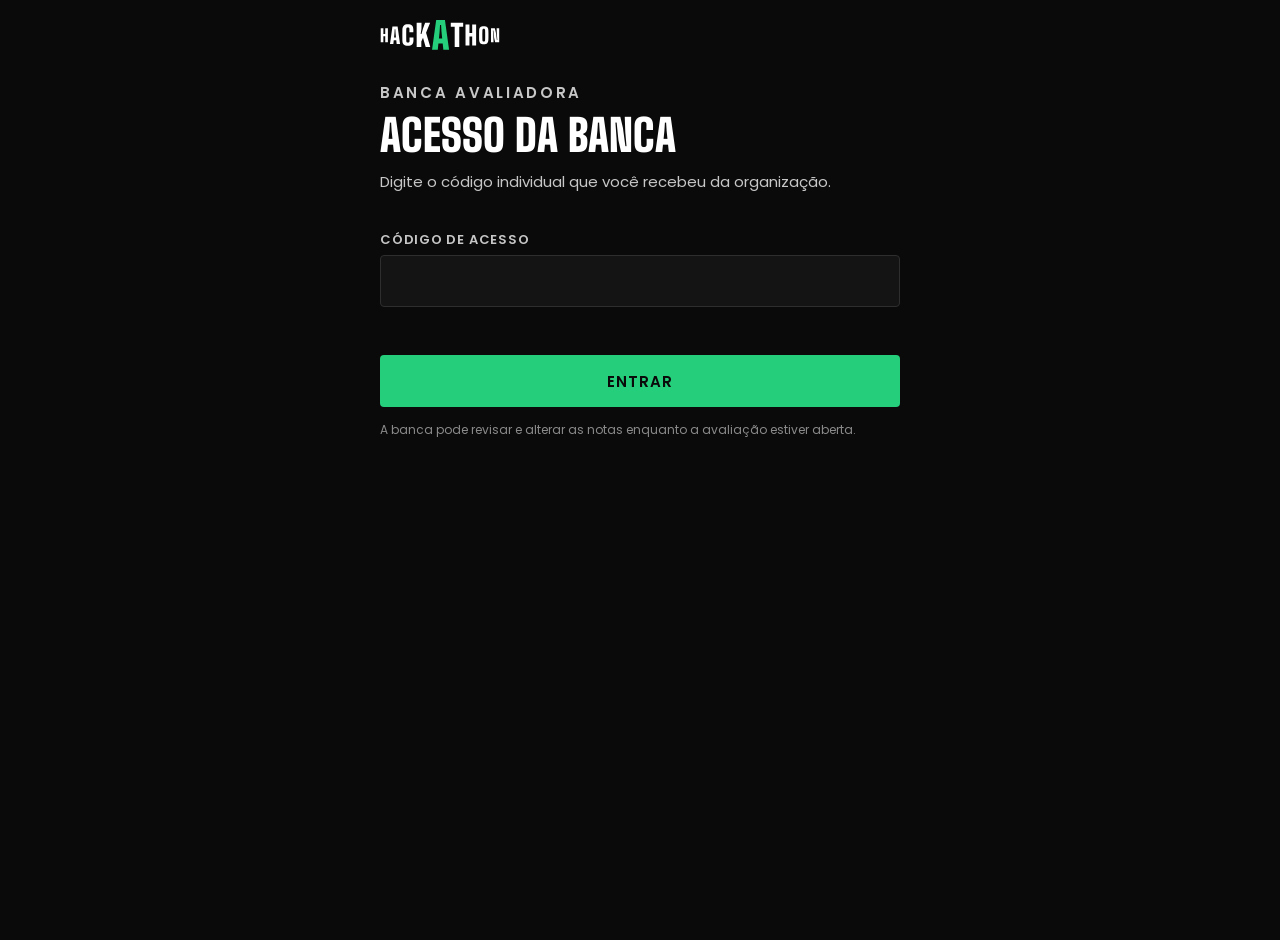
<file: votacao-pitches-hackathon/votacao-pitches/banca.html>
<!doctype html>
<html lang="pt-BR">
<head>
<meta charset="utf-8">
<meta name="viewport" content="width=device-width, initial-scale=1, viewport-fit=cover">
<meta name="theme-color" content="#0A0A0A">
<meta name="robots" content="noindex">
<title>Banca avaliadora · Hackathon AltoQi</title>
<link rel="icon" href="assets/favicon.svg" type="image/svg+xml">
<link rel="preload" href="assets/fonts/big-shoulders-display-latin-900-normal.woff2" as="font" type="font/woff2" crossorigin>
<link rel="stylesheet" href="assets/base.css">
<style>
  #codigo{font-family:var(--display);font-weight:900;font-size:2rem;letter-spacing:.3em;text-transform:uppercase;text-align:center}
</style>
<script src="config.js"></script>
<script src="assets/comum.js"></script>
</head>
<body>
<div class="wrap">

  <section id="telaEntrada" class="entrada" hidden>
    <div class="topo"><img class="logo" src="assets/hackathon-wordmark.svg" alt="Hackathon AltoQi" width="120" height="30"></div>
    <div class="hero">
      <p class="eyebrow">Banca avaliadora</p>
      <h1 class="display">Acesso da banca</h1>
      <p>Digite o código individual que você recebeu da organização.</p>
    </div>
    <form id="formEntrada" novalidate>
      <div class="campo">
        <label for="codigo">Código de acesso</label>
        <input id="codigo" type="text" maxlength="6" autocomplete="off" autocapitalize="characters" spellcheck="false" required>
      </div>
      <p class="erro-msg" id="erroEntrada" role="alert"></p>
      <button class="btn" type="submit" id="btnEntrar">Entrar</button>
      <p class="nota">A banca pode revisar e alterar as notas enquanto a avaliação estiver aberta.</p>
    </form>
  </section>

  <section id="telaVoto" hidden>
    <div class="topo">
      <img class="logo" src="assets/hackathon-wordmark.svg" alt="Hackathon AltoQi" width="120" height="30">
      <div class="quem">Banca<b id="quemNome"></b><button type="button" class="link" id="sair">Sair</button></div>
    </div>
    <div class="hero">
      <p class="eyebrow" id="eyebrowVoto">Banca avaliadora</p>
      <h1 class="display">Avalie cada pitch nos 3 critérios</h1>
      <div class="legenda">
        <div><b>0</b><span id="rotMin"></span></div>
        <div class="max"><b>5</b><span id="rotMax"></span></div>
      </div>
    </div>
    <div class="progresso" aria-live="polite">
      <p><strong id="progTxt"></strong><span>Toque no pitch para avaliar</span></p>
      <div class="prog-trilho"><div class="prog-barra" id="progBarra"></div></div>
    </div>
    <div class="aviso erro" id="aviso" role="alert" hidden></div>
    <ol class="pitches" id="lista"></ol>
    <p class="rodape" id="rodape"></p>
    <div class="assinatura"><img src="assets/hackathon-wordmark.svg" alt="" width="96" height="24"></div>
  </section>
</div>

<script>
(function(){
  const { C, DEMO, CRIT, dois, fmt, media3, esc, mensagem, api, criarAvaliacao } = HQ;
  const $ = (id) => document.getElementById(id);
  const CHAVE = DEMO ? "hq-banca:demo" : "hq-banca:v2";
  const CHECK = '<svg viewBox="0 0 24 24" aria-hidden="true"><path d="M4 12.5l5 5L20 6.5" fill="none" stroke="currentColor" stroke-width="3" stroke-linecap="square"/></svg>';
  const SETA = '<svg class="seta" viewBox="0 0 24 24" aria-hidden="true"><path d="M6 9l6 6 6-6" fill="none" stroke="currentColor" stroke-width="2"/></svg>';

  let codigo = (() => { try{ return localStorage.getItem(CHAVE) || ""; }catch(e){ return ""; } })();
  let membro = null, aberta = true, abertoId = null;
  const votos = {};   // id -> [i,c,t]
  const cards = {};   // id -> { el, aval, editando, enviando }

  $("rotMin").textContent = C.ROTULO_MIN; $("rotMax").textContent = C.ROTULO_MAX;
  if (DEMO){ $("eyebrowVoto").textContent = "Banca avaliadora (demonstração)"; $("codigo").placeholder = "DEMO01"; }

  function mostrarEntrada(msg){ $("telaVoto").hidden = true; $("telaEntrada").hidden = false; $("erroEntrada").textContent = msg || ""; $("codigo").value = ""; }
  $("formEntrada").addEventListener("submit", async (ev) => {
    ev.preventDefault();
    const cod = $("codigo").value.trim().toUpperCase();
    if (cod.length < 4){ $("erroEntrada").textContent = mensagem({ codigo:"codigo_invalido" }); return; }
    const b = $("btnEntrar"); b.disabled = true; b.textContent = "Entrando…";
    try{ await entrar(cod); }catch(e){ $("erroEntrada").textContent = mensagem(e); }
    finally{ b.disabled = false; b.textContent = "Entrar"; }
  });
  $("sair").addEventListener("click", () => { try{ localStorage.removeItem(CHAVE); }catch(e){} codigo = ""; mostrarEntrada(); });

  async function entrar(cod){
    const r = await api("banca_entrar", { p_codigo:cod });
    codigo = cod; try{ localStorage.setItem(CHAVE, cod); }catch(e){}
    membro = r; aberta = r.aberta !== false;
    Object.keys(votos).forEach(k => delete votos[k]);
    Object.entries(r.votos || {}).forEach(([k, v]) => votos[k] = v);
    montar();
  }

  function montar(){
    $("telaEntrada").hidden = true; $("telaVoto").hidden = false;
    $("quemNome").textContent = membro.nome;
    const lista = $("lista"); lista.innerHTML = "";
    C.PITCHES.forEach((p, idx) => {
      const li = document.createElement("li");
      li.className = "pitch"; li.dataset.id = p.id;
      li.innerHTML = `<button type="button" class="pitch-cab" aria-expanded="false" aria-controls="corpo-${p.id}">
          <span class="num">${dois(idx + 1)}</span><span><span class="titulo">${esc(p.titulo)}</span><span class="selo"></span></span>${SETA}</button>
        <div class="pitch-corpo" id="corpo-${p.id}" hidden><div class="aval"></div><div class="acao"></div></div>`;
      lista.appendChild(li);
      const card = { el:li, editando:false, enviando:false };
      card.aval = criarAvaliacao(li.querySelector(".aval"), { onChange:() => renderAcao(p.id) });
      if (votos[p.id]) card.aval.definir(votos[p.id]);
      cards[p.id] = card;
      li.querySelector(".pitch-cab").addEventListener("click", () => abrir(abertoId === p.id ? null : p.id, true));
      renderCard(p.id);
    });
    abrir(proximo(), false);
    if (!aberta) avisoEncerrada();
    atualizarProgresso();
  }
  const feito = (id) => !!votos[id];
  const proximo = (depoisDe) => {
    const ids = C.PITCHES.map(p => p.id), ini = depoisDe ? ids.indexOf(depoisDe) + 1 : 0;
    return [...ids.slice(ini), ...ids.slice(0, ini)].find(id => !feito(id)) ?? null;
  };
  function abrir(id, rolar){
    abertoId = id;
    C.PITCHES.forEach(p => {
      const c = cards[p.id], on = p.id === id;
      c.el.classList.toggle("aberto", on);
      c.el.querySelector(".pitch-cab").setAttribute("aria-expanded", String(on));
      c.el.querySelector(".pitch-corpo").hidden = !on;
    });
    if (id != null && rolar) requestAnimationFrame(() => cards[id].el.scrollIntoView({ behavior:"smooth", block:"start" }));
  }
  function renderCard(id){
    const c = cards[id], f = feito(id);
    c.el.classList.toggle("votado", f && !c.editando);
    c.el.querySelector(".selo").textContent = f ? `Avaliado · média ${fmt(media3(votos[id]))}` : "Avaliar 3 critérios";
    c.el.querySelector(".aval").hidden = f && !c.editando;
    renderAcao(id);
  }
  function renderAcao(id, animar){
    const c = cards[id], acao = c.el.querySelector(".acao");
    if (feito(id) && !c.editando){
      const v = votos[id];
      acao.innerHTML = `<div class="ok ${animar ? "anima" : ""}">${CHECK}Avaliação salva</div>
        <div class="resumo">${CRIT.map((k, i) => `<div>${esc(k.nome)}<b>${v[i]}</b></div>`).join("")}<div class="med">Média<b>${fmt(media3(v))}</b></div></div>
        ${aberta ? '<button class="btn sec" data-a="editar">Alterar notas</button>' : ""}`;
      const e = acao.querySelector('[data-a="editar"]');
      if (e) e.onclick = () => { c.editando = true; c.aval.definir(votos[id]); renderCard(id); };
      return;
    }
    if (!aberta){ c.aval.travar(true); acao.innerHTML = '<button class="btn" disabled>Avaliação encerrada</button>'; return; }
    c.aval.travar(c.enviando);
    const vals = c.aval.valores(), n = vals.filter(x => x != null).length;
    acao.innerHTML = (c.enviando ? '<button class="btn" disabled>Salvando…</button>'
      : n < 3 ? `<button class="btn" disabled>Avalie os 3 critérios (${n}/3)</button>`
      : `<button class="btn" data-a="salvar">Salvar avaliação · média ${fmt(media3(vals))}</button>`)
      + (c.editando ? '<button class="btn sec" data-a="cancelar">Cancelar alteração</button>' : "")
      + '<p class="status erro" role="alert"></p>';
    const s = acao.querySelector('[data-a="salvar"]'); if (s) s.onclick = () => salvar(id);
    const x = acao.querySelector('[data-a="cancelar"]'); if (x) x.onclick = () => { c.editando = false; c.aval.definir(votos[id]); renderCard(id); };
  }
  async function salvar(id){
    const c = cards[id], vals = c.aval.valores();
    c.enviando = true; renderAcao(id);
    try{ await api("votar_banca", { p_codigo:codigo, p_pitch:id, p_inovar:vals[0], p_conectar:vals[1], p_transformar:vals[2] }); }
    catch(e){
      c.enviando = false;
      if (e.codigo === "banca_encerrada"){ aberta = false; avisoEncerrada(); C.PITCHES.forEach(p => renderCard(p.id)); return; }
      if (e.codigo === "codigo_invalido"){ $("sair").click(); $("erroEntrada").textContent = mensagem(e); return; }
      renderAcao(id); c.el.querySelector(".status").textContent = mensagem(e); return;
    }
    const eraEdicao = c.editando;
    c.enviando = false; c.editando = false; votos[id] = vals;
    if (navigator.vibrate) navigator.vibrate([12, 40, 12]);
    renderCard(id); renderAcao(id, true); atualizarProgresso();
    if (!eraEdicao) setTimeout(() => { const prox = proximo(id); abrir(prox, prox != null); }, 900);
  }
  function atualizarProgresso(){
    const total = C.PITCHES.length, n = C.PITCHES.filter(p => feito(p.id)).length;
    $("progTxt").innerHTML = `<em>${dois(n)}</em>/${dois(total)} avaliados`;
    $("progBarra").style.width = (n / total * 100) + "%";
    const rod = $("rodape");
    if (n === total){ rod.textContent = "Todos os pitches avaliados. Obrigado!"; rod.className = "rodape fim"; }
    else { rod.textContent = "Suas notas ficam salvas e podem ser alteradas até o encerramento."; rod.className = "rodape"; }
  }
  function avisoEncerrada(){ const a = $("aviso"); a.textContent = "A avaliação da banca foi encerrada."; a.hidden = false; }

  // link direto do jurado: banca.html?c=CODIGO
  const doLink = (new URLSearchParams(location.search).get("c") || "").trim().toUpperCase();
  if (doLink){ codigo = doLink; history.replaceState(null, "", location.pathname + (DEMO ? "?demo" : "")); }
  if (codigo) entrar(codigo).catch(e => mostrarEntrada(e.codigo === "codigo_invalido" ? mensagem(e) : ""));
  else mostrarEntrada();
})();
</script>
</body>
</html>
</file>
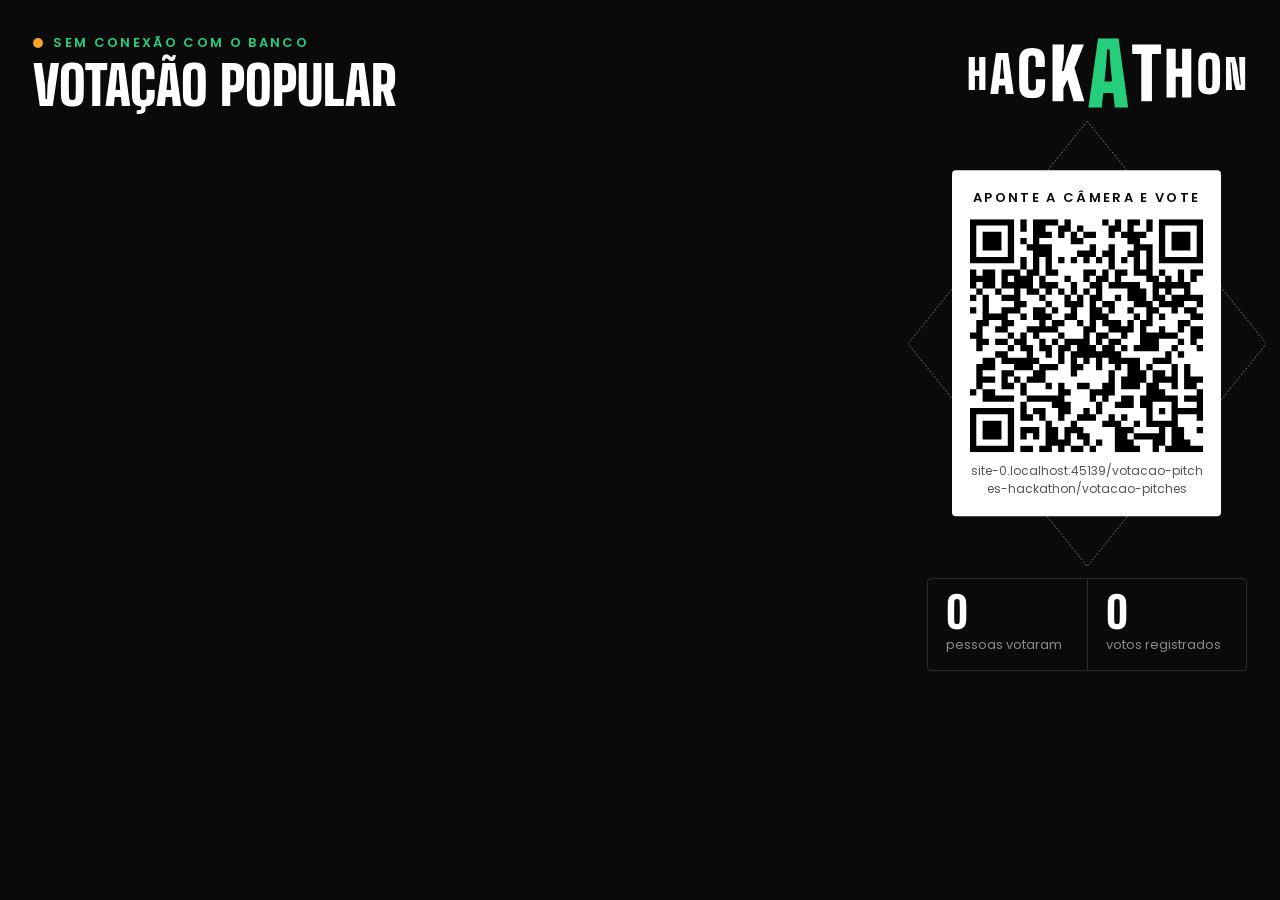
<file: votacao-pitches-hackathon/votacao-pitches/resultados.html>
<!doctype html>
<html lang="pt-BR">
<head>
<meta charset="utf-8">
<meta name="viewport" content="width=device-width, initial-scale=1, viewport-fit=cover">
<meta name="robots" content="noindex">
<title>Telão · Hackathon AltoQi</title>
<link rel="icon" href="assets/favicon.svg" type="image/svg+xml">
<link rel="preload" href="assets/fonts/big-shoulders-display-latin-900-normal.woff2" as="font" type="font/woff2" crossorigin>
<link rel="stylesheet" href="assets/base.css">
<script src="config.js"></script>
<script src="assets/comum.js"></script>
<script src="assets/qrcode.js"></script>
<style>
html,body{height:100%}
body{padding:env(safe-area-inset-top) 0 env(safe-area-inset-bottom);overflow-x:hidden}
.tela{display:grid;grid-template-columns:minmax(0,1fr) clamp(280px,25vw,400px);gap:clamp(24px,3vw,56px);
  max-width:1760px;margin:0 auto;padding:clamp(20px,2.6vw,48px);min-height:100%}
header{display:flex;justify-content:space-between;align-items:flex-end;gap:24px;flex-wrap:wrap;margin-bottom:clamp(14px,2vh,28px)}
header .eyebrow{display:flex;align-items:center;gap:10px;margin-bottom:8px}
.ponto{width:10px;height:10px;border-radius:50%;background:var(--verde);box-shadow:0 0 0 0 rgba(37,206,123,.6);animation:pulso 2s infinite}
.parado .ponto{background:var(--alerta);animation:none}
.fechado .ponto{background:var(--erro);animation:none}
@keyframes pulso{70%{box-shadow:0 0 0 10px rgba(37,206,123,0)}100%{box-shadow:0 0 0 0 rgba(37,206,123,0)}}
h1{font-size:clamp(2.5rem,4.2vw,4.75rem)}
.controles{display:flex;gap:8px;flex-wrap:wrap}

ol{list-style:none;margin:0;padding:0;display:grid;gap:clamp(6px,.7vh,10px)}
.item{display:grid;grid-template-columns:clamp(48px,4.4vw,84px) minmax(0,1fr) clamp(110px,10vw,190px);align-items:center;
  gap:clamp(12px,1.6vw,28px);background:var(--superficie);border:1px solid var(--borda);border-radius:4px;
  padding:clamp(6px,.75vh,14px) clamp(14px,1.6vw,28px);position:relative;overflow:hidden}
.pos{font-family:var(--display);font-weight:900;font-size:clamp(2rem,3.2vw,3.4rem);line-height:.85;color:var(--apoio)}
.nome{font-size:clamp(.95rem,1.2vw,1.35rem);font-weight:600;margin:0 0 8px;line-height:1.2}
.trilho{height:clamp(8px,1vh,12px);background:var(--elevado)}
.preench{height:100%;width:0;background:var(--verde);transition:width .8s cubic-bezier(.2,.8,.2,1)}
.valor{text-align:right;font-variant-numeric:tabular-nums}
.valor strong{display:block;font-family:var(--display);font-weight:900;font-size:clamp(2rem,3.3vw,3.6rem);line-height:.85}
.valor span{font-size:clamp(.7rem,.8vw,.875rem);color:var(--apoio)}
.detalhe{font-size:clamp(.7rem,.85vw,.95rem);color:var(--apoio);margin:0}
.detalhe b{color:var(--texto2);font-weight:600}

/* anúncio */
.item.oculto .nome,.item.oculto .detalhe,.item.oculto .valor{visibility:hidden}
.item.oculto::after{content:"";position:absolute;left:calc(clamp(48px,4.4vw,84px) + clamp(12px,1.6vw,28px) + clamp(14px,1.6vw,28px));right:clamp(14px,1.6vw,28px);
  top:50%;height:clamp(14px,2vh,22px);transform:translateY(-50%);border:1px dashed var(--borda);border-radius:2px}
.item.revelado{animation:entra .6s cubic-bezier(.2,.8,.2,1)}
@keyframes entra{0%{transform:translateX(-12px);opacity:.2}100%{transform:none;opacity:1}}
.item.podio{border-color:var(--floresta)}
.item.podio .pos,.item.podio .valor strong{color:var(--verde)}
.item.campeao{background:var(--verde);border-color:var(--verde);color:var(--base)}
.item.campeao .pos,.item.campeao .valor strong,.item.campeao .detalhe b{color:var(--base)}
.item.campeao .detalhe,.item.campeao .valor span{color:#0B3D27}

aside{display:flex;flex-direction:column;gap:clamp(16px,2vh,28px);position:sticky;top:clamp(20px,3vw,56px);align-self:start}
.marca{width:100%;max-width:280px;height:auto;align-self:flex-end;margin-bottom:clamp(8px,2vh,28px)}
.qr-area{position:relative;padding:clamp(18px,2vw,32px);margin-bottom:2vh}
.diamante{position:absolute;inset:-6%;width:112%;height:112%;pointer-events:none}
.qr-cartao{position:relative;background:#fff;color:var(--base);border-radius:4px;padding:clamp(14px,1.4vw,22px);text-align:center}
.qr-cartao .eyebrow{color:var(--base);margin-bottom:12px}
#qr svg{display:block;width:100%;height:auto}
.qr-cartao small{display:block;margin-top:10px;font-size:.75rem;color:#555;word-break:break-all}
.numeros{display:grid;grid-template-columns:1fr 1fr;border:1px solid var(--borda);border-radius:4px}
.numeros div{padding:14px 18px}
.numeros div+div{border-left:1px solid var(--borda)}
.numeros strong{display:block;font-family:var(--display);font-weight:900;font-size:clamp(2.2rem,3.4vw,3.8rem);line-height:.9;font-variant-numeric:tabular-nums}
.numeros span{font-size:.8125rem;color:var(--apoio)}
.regra{border-left:3px solid var(--verde);padding:4px 0 4px 14px;font-size:.875rem;color:var(--texto2);margin:0}
.regra b{display:block;font-family:var(--display);font-weight:900;text-transform:uppercase;font-size:1.5rem;color:var(--texto);line-height:1;margin-bottom:6px}
.dica{font-size:.75rem;color:var(--apoio);margin:0}
.dica kbd{font-family:inherit;border:1px solid var(--borda);border-radius:3px;padding:1px 6px;color:var(--texto2)}

@media (min-width:901px){
  .tela{height:100vh;height:100dvh;min-height:0}
  main{display:flex;flex-direction:column;min-height:0}
  ol{flex:1;min-height:0;grid-auto-rows:minmax(0,1fr)}
  .item{padding-block:0;min-height:0}
  h1{font-size:clamp(2.25rem,min(4.2vw,7.5vh),4.75rem)}
  .pos{font-size:clamp(1.6rem,min(3.2vw,5.4vh),3.4rem)}
  .valor strong{font-size:clamp(1.6rem,min(3.3vw,5.6vh),3.6rem)}
  .nome{font-size:clamp(.85rem,min(1.2vw,2.1vh),1.35rem);margin-bottom:min(8px,.8vh)}
  .qr-area{padding:clamp(12px,min(2vw,3vh),32px)}
  .qr-cartao{max-width:min(100%,46vh);margin:0 auto}
}
@media (max-width:900px){ .tela{grid-template-columns:1fr} aside{position:static;order:-1} .qr-area,.marca,.dica{display:none} }
@media (prefers-reduced-motion:reduce){ .preench{transition:none} .ponto,.item.revelado{animation:none} }
</style>
</head>
<body>
<div class="tela">
  <main>
    <header>
      <div>
        <p class="eyebrow" id="estado"><i class="ponto"></i><span>Conectando…</span></p>
        <h1 class="display" id="titulo">Votação popular</h1>
      </div>
      <div class="controles" id="controles" hidden>
        <button type="button" class="btn sec pequeno" id="bOcultar">Voltar</button>
        <button type="button" class="btn sec pequeno" id="bTudo">Revelar tudo</button>
        <button type="button" class="btn pequeno" id="bProx">Revelar próximo</button>
      </div>
    </header>
    <ol id="lista"></ol>
  </main>
  <aside>
    <img class="marca" src="assets/hackathon-wordmark.svg" alt="Hackathon AltoQi" width="280" height="70">
    <div class="qr-area" id="qrArea">
      <svg class="diamante" viewBox="0 0 100 100" preserveAspectRatio="none" aria-hidden="true">
        <polygon points="50,0 100,50 50,100 0,50" fill="none" stroke="#FFFFFF" stroke-width=".4" stroke-dasharray="2 1.6" vector-effect="non-scaling-stroke"/>
      </svg>
      <div class="qr-cartao">
        <p class="eyebrow">Aponte a câmera e vote</p>
        <div id="qr"></div>
        <small id="qrUrl"></small>
      </div>
    </div>
    <p class="regra" id="regra" hidden><b>Como sai a nota</b>Cada pitch recebe uma nota de 0 a 5 em Inovar, Conectar e Transformação. A nota final combina o voto popular com a avaliação da banca.</p>
    <div class="numeros">
      <div><strong id="nPart">0</strong><span>pessoas votaram</span></div>
      <div><strong id="nVotos">0</strong><span>votos registrados</span></div>
    </div>
    <p class="dica" id="dica" hidden>Teclado: <kbd>→</kbd> revela o próximo, <kbd>←</kbd> volta.</p>
  </aside>
</div>

<script>
(function(){
  const { C, DEMO, dois, fmt, esc, api, ranking } = HQ;
  const $ = (id) => document.getElementById(id);
  const INTERVALO = 3000;

  const urlVoto = C.URL_VOTACAO || new URL("./", location.href).href;
  $("qrUrl").textContent = urlVoto.replace(/^https?:\/\//, "").replace(/\/$/, "");
  try{ const qr = qrcode(0, "M"); qr.addData(urlVoto); qr.make(); $("qr").innerHTML = qr.createSvgTag({ cellSize:8, margin:0, scalable:true }); }
  catch(e){ $("qr").textContent = urlVoto; }

  let modo = null, dados = null, revelados = 0, rodada = null;
  const chaveRev = () => `hq-revelados:${DEMO ? "demo" : rodada}`;
  const lista = $("lista");

  function estado(tipo, txt){ const e = $("estado"); e.className = "eyebrow " + tipo; e.querySelector("span").textContent = txt; }

  // ---------- modo 1: votação acontecendo (sem notas) ----------
  function renderParticipacao(d){
    if (modo !== "votacao"){
      modo = "votacao"; lista.innerHTML = "";
      $("titulo").textContent = "Votação popular"; $("controles").hidden = true; $("qrArea").hidden = false; $("regra").hidden = true; $("dica").hidden = true;
      d.por_pitch.forEach(p => {
        const li = document.createElement("li"); li.className = "item"; li.dataset.id = p.id;
        li.innerHTML = `<span class="pos">${dois(p.ordem)}</span><div><p class="nome">${esc(p.titulo)}</p><div class="trilho"><div class="preench"></div></div></div>
          <div class="valor"><strong>0</strong><span>votos</span></div>`;
        lista.appendChild(li);
      });
    }
    const max = Math.max(1, d.votantes || 0, ...d.por_pitch.map(p => p.votos));
    d.por_pitch.forEach(p => {
      const li = lista.querySelector(`[data-id="${p.id}"]`); if (!li) return;
      li.querySelector(".preench").style.width = (p.votos / max * 100) + "%";
      li.querySelector(".valor strong").textContent = Number(p.votos).toLocaleString("pt-BR");
      li.querySelector(".valor span").textContent = p.votos === 1 ? "voto" : "votos";
    });
    estado(d.aberta ? "" : "fechado", d.aberta ? "Votação aberta" : "Votação encerrada · aguardando resultado");
  }

  // ---------- modo 2: anúncio (revela do último para o primeiro) ----------
  function renderAnuncio(d){
    const rk = ranking(d.resultado);
    if (modo !== "anuncio"){
      modo = "anuncio";
      try{ revelados = +sessionStorage.getItem(chaveRev()) || 0; }catch(e){ revelados = 0; }
      $("titulo").textContent = "Resultado final"; $("controles").hidden = false; $("qrArea").hidden = true; $("regra").hidden = false; $("dica").hidden = false;
    }
    estado("", "Anúncio dos vencedores");
    lista.innerHTML = "";
    const total = rk.length;
    rk.forEach((it, i) => {
      const pos = i + 1, visivel = pos > total - revelados;
      const li = document.createElement("li");
      li.className = "item" + (visivel ? "" : " oculto") + (visivel && pos <= 3 ? " podio" : "") + (visivel && pos === 1 ? " campeao" : "");
      li.innerHTML = `<span class="pos">${dois(pos)}º</span>
        <div><p class="nome">${esc(it.titulo)}</p>
          <p class="detalhe">Popular <b>${fmt(it.pop_media)}</b> (${it.pop_votos} votos) · Banca <b>${fmt(it.banca_media)}</b> (${it.banca_votos} ${it.banca_votos === 1 ? "jurado" : "jurados"})</p></div>
        <div class="valor"><strong>${fmt(it.final)}</strong><span>nota final</span></div>`;
      if (visivel && pos === total - revelados + 1 && ultimaAcao === "revelar") li.classList.add("revelado");
      lista.appendChild(li);
    });
    $("bProx").disabled = revelados >= total; $("bTudo").disabled = revelados >= total; $("bOcultar").disabled = revelados <= 0;
    $("bProx").textContent = revelados >= total ? "Tudo revelado" : `Revelar ${dois(total - revelados)}º`;
  }
  let ultimaAcao = null;
  function revelar(delta){
    if (modo !== "anuncio" || !dados) return;
    const total = dados.resultado.length;
    revelados = Math.max(0, Math.min(total, revelados + delta));
    ultimaAcao = delta > 0 ? "revelar" : null;
    try{ sessionStorage.setItem(chaveRev(), revelados); }catch(e){}
    renderAnuncio(dados); ultimaAcao = null;
  }
  $("bProx").onclick = () => revelar(1);
  $("bTudo").onclick = () => revelar(99);
  $("bOcultar").onclick = () => revelar(-1);
  document.addEventListener("keydown", (e) => {
    if (e.key === "ArrowRight" || e.key === " " || e.key === "PageDown"){ e.preventDefault(); revelar(1); }
    if (e.key === "ArrowLeft" || e.key === "PageUp"){ e.preventDefault(); revelar(-1); }
  });

  // ---------- ciclo ----------
  let ocupado = false, okEm = 0;
  async function ciclo(){
    if (ocupado || document.hidden) return;
    ocupado = true;
    try{
      const d = await api("painel_publico");
      okEm = Date.now(); rodada = d.rodada;
      $("nPart").textContent = Number(d.votantes).toLocaleString("pt-BR");
      $("nVotos").textContent = Number(d.votos).toLocaleString("pt-BR");
      const mudou = !dados || JSON.stringify(d.resultado) !== JSON.stringify(dados.resultado) || d.liberado !== dados.liberado;
      dados = d;
      if (d.liberado && d.resultado){ if (mudou || modo !== "anuncio") renderAnuncio(d); }
      else renderParticipacao(d);
    }catch(e){
      const seg = okEm ? Math.round((Date.now() - okEm) / 1000) : null;
      estado("parado", seg ? `Sem conexão, último dado há ${seg}s` : "Sem conexão com o banco");
    }finally{ ocupado = false; }
  }
  ciclo(); setInterval(ciclo, INTERVALO);
  document.addEventListener("visibilitychange", ciclo);
})();
</script>
</body>
</html>
</file>
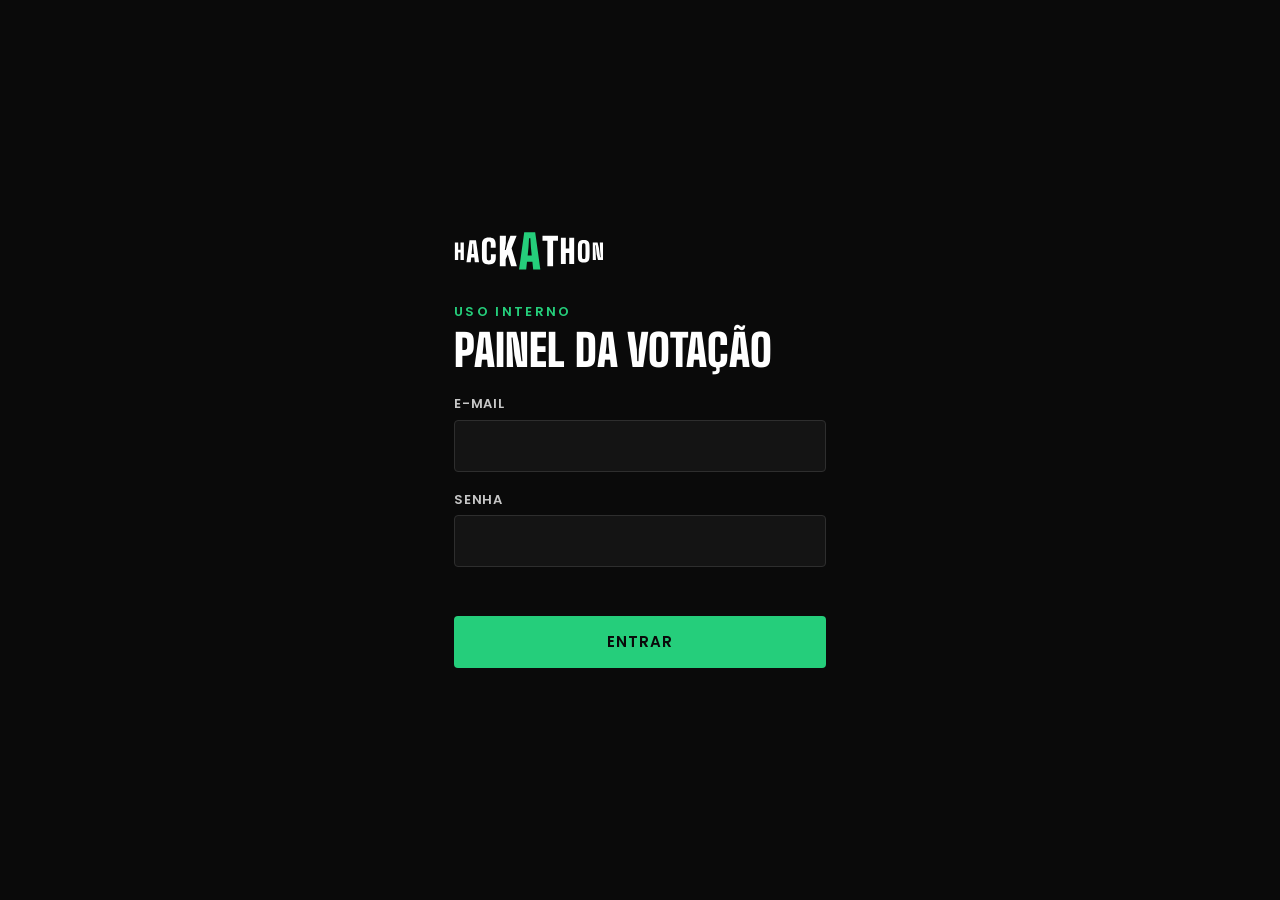
<file: votacao-pitches-hackathon/votacao-pitches/votacao-pitches/admin.html>
<!doctype html>
<html lang="pt-BR">
<head>
<meta charset="utf-8">
<meta name="viewport" content="width=device-width, initial-scale=1, viewport-fit=cover">
<meta name="robots" content="noindex, nofollow">
<title>Painel interno · Hackathon AltoQi</title>
<link rel="icon" href="assets/favicon.svg" type="image/svg+xml">
<link rel="stylesheet" href="assets/base.css">
<script src="config.js"></script>
<script src="assets/comum.js"></script>
<style>
body{font-size:.9375rem}
.casca{max-width:1480px;margin:0 auto;padding:calc(20px + env(safe-area-inset-top)) clamp(16px,2.5vw,40px) 64px}
.barra-topo{display:flex;align-items:center;justify-content:space-between;gap:16px;flex-wrap:wrap;padding-bottom:20px;border-bottom:1px solid var(--borda)}
.barra-topo .marca{display:flex;align-items:center;gap:16px}
.barra-topo img{width:130px;height:auto}
.barra-topo .marca span{font-family:var(--display);font-weight:800;font-size:1.5rem;text-transform:uppercase;color:var(--apoio)}
.acoes{display:flex;gap:8px;flex-wrap:wrap;align-items:center}
.acoes label{font-size:.75rem;color:var(--apoio);display:flex;gap:6px;align-items:center;margin-right:6px}
.atualizado{font-size:.75rem;color:var(--apoio)}

h2{font-family:var(--display);font-weight:900;text-transform:uppercase;font-size:1.75rem;line-height:1;margin:0}
.bloco{margin-top:32px}
.sec-cab{display:flex;justify-content:space-between;align-items:flex-end;gap:12px;flex-wrap:wrap;margin-bottom:14px}
.sec-cab p{margin:4px 0 0;font-size:.8125rem;color:var(--apoio)}
.grade{display:grid;gap:16px}
.g2{grid-template-columns:repeat(auto-fit,minmax(min(100%,520px),1fr))}
.painel{background:var(--superficie);border:1px solid var(--borda);border-radius:4px;padding:20px}

.kpis{display:grid;grid-template-columns:repeat(auto-fit,minmax(170px,1fr));border:1px solid var(--borda);border-radius:4px;margin-top:24px}
.kpis div{padding:16px 20px;border-right:1px solid var(--borda)}
.kpis div:last-child{border-right:0}
.kpis strong{display:block;font-family:var(--display);font-weight:900;font-size:2.75rem;line-height:.9;font-variant-numeric:tabular-nums}
.kpis span{font-size:.8125rem;color:var(--apoio)}

.controles{display:grid;grid-template-columns:repeat(auto-fit,minmax(220px,1fr));gap:12px}
.ctrl{border:1px solid var(--borda);border-radius:4px;padding:14px;display:grid;gap:10px;align-content:start}
.ctrl > span{font-size:.75rem;font-weight:600;letter-spacing:.08em;text-transform:uppercase;color:var(--texto2)}
.ctrl small{font-size:.75rem;color:var(--apoio);line-height:1.4}
.chave{appearance:none;border:1px solid var(--borda);border-radius:4px;background:var(--elevado);color:var(--texto);font:inherit;font-weight:600;
  min-height:44px;padding:0 14px;display:flex;align-items:center;justify-content:space-between;gap:10px;cursor:pointer}
.chave::after{content:"";flex:none;width:36px;height:20px;border-radius:10px;background:var(--borda) radial-gradient(circle at 10px 50%, var(--texto2) 7px, transparent 8px) no-repeat}
.chave[aria-pressed="true"]{border-color:var(--verde)}
.chave[aria-pressed="true"]::after{background:var(--verde) radial-gradient(circle at 26px 50%, var(--base) 7px, transparent 8px) no-repeat}
.chave:disabled{opacity:.5;cursor:wait}
.ctrl select,.ctrl input{min-width:0;width:100%;min-height:44px;border-radius:4px;border:1px solid var(--borda);background:var(--elevado);color:var(--texto);font:inherit;padding:0 10px}

.tabela{overflow-x:auto;border:1px solid var(--borda);border-radius:4px;max-height:640px;overflow-y:auto}
table{border-collapse:collapse;width:100%;font-size:.875rem;font-variant-numeric:tabular-nums}
th,td{padding:8px 12px;text-align:left;border-bottom:1px solid var(--borda);white-space:nowrap}
th{position:sticky;top:0;background:var(--elevado);font-size:.6875rem;letter-spacing:.08em;text-transform:uppercase;color:var(--texto2);font-weight:600;z-index:1}
td.n,th.n{text-align:right}
td.quebra{white-space:normal;min-width:220px}
tr:hover td{background:rgba(255,255,255,.02)}
.final{font-family:var(--display);font-weight:900;font-size:1.5rem}
.top .final{color:var(--verde)}
.posicao{font-family:var(--display);font-weight:900;font-size:1.5rem;color:var(--apoio)}
.top .posicao{color:var(--verde)}
.sub{color:var(--apoio);font-size:.75rem;display:block}
.grupo{border-left:1px solid var(--borda)}

.barras{display:grid;gap:10px}
.barras div{display:grid;grid-template-columns:minmax(90px,160px) 1fr 70px;gap:12px;align-items:center;font-size:.875rem}
.barras i{display:block;height:10px;background:var(--verde)}
.barras em{font-style:normal;text-align:right;color:var(--texto2);font-variant-numeric:tabular-nums}
.vazio{color:var(--apoio);font-size:.875rem;margin:0}

.codigo{font-family:var(--display);font-weight:900;font-size:1.375rem;letter-spacing:.15em}
.form-linha{display:grid;grid-template-columns:1fr 1fr 1fr auto;gap:8px;margin-top:14px}
.form-linha input,.form-linha select{min-width:0;min-height:44px;border-radius:4px;border:1px solid var(--borda);background:var(--elevado);color:var(--texto);font:inherit;padding:0 12px}
.filtros{display:flex;gap:8px;flex-wrap:wrap}
.filtros input,.filtros select{min-height:40px;border-radius:4px;border:1px solid var(--borda);background:var(--elevado);color:var(--texto);font:inherit;font-size:.875rem;padding:0 10px}
.abas{display:flex;gap:4px;border-bottom:1px solid var(--borda);margin-bottom:14px}
.abas button{appearance:none;background:none;border:0;border-bottom:2px solid transparent;color:var(--apoio);font:inherit;font-weight:600;padding:10px 14px;cursor:pointer;margin-bottom:-1px}
.abas button[aria-selected="true"]{color:var(--texto);border-bottom-color:var(--verde)}
.info{font-size:.75rem;color:var(--apoio);margin:8px 0 0}
.st{display:inline-flex;align-items:center;gap:8px;font-size:.75rem;font-weight:600;letter-spacing:.08em;text-transform:uppercase;padding:4px 10px;border-radius:999px;border:1px solid var(--borda);color:var(--apoio)}
.st::before{content:"";width:8px;height:8px;border-radius:50%;background:var(--apoio)}
.st.aberta{border-color:var(--verde);color:var(--verde)}
.st.aberta::before{background:var(--verde);box-shadow:0 0 0 3px rgba(37,206,123,.25)}
.st.encerrada{border-color:var(--erro);color:var(--erro)}
.st.encerrada::before{background:var(--erro)}
tr.ao-vivo td{background:rgba(37,206,123,.06)}
td select{min-height:36px;border-radius:4px;border:1px solid var(--borda);background:var(--elevado);color:var(--texto);font:inherit;font-size:.8125rem;padding:0 8px;max-width:240px}
#tComp th.j{white-space:normal;text-align:center;min-width:64px;max-width:90px;line-height:1.3;vertical-align:bottom}
#tComp th{vertical-align:bottom}
#tComp td.cel{text-align:center;min-width:46px}
#tComp td.pop{color:var(--verde);font-weight:700}
#tComp td.conf{color:var(--apoio);font-size:.6875rem;text-transform:uppercase;letter-spacing:.06em}
#tComp td.falta{color:var(--borda)}
#tComp .conta{color:var(--texto2);font-size:.8125rem;white-space:nowrap}
.toast{position:fixed;left:50%;bottom:24px;transform:translateX(-50%);background:var(--texto);color:var(--base);padding:12px 18px;border-radius:4px;font-weight:600;font-size:.875rem;z-index:20}
.toast.erro{background:var(--erro);color:#fff}

.login{max-width:420px;margin:0 auto;min-height:100vh;display:flex;flex-direction:column;justify-content:center;padding:24px}
.login img{width:150px;margin-bottom:32px}
.login h1{font-size:2.75rem;margin:8px 0 24px}
.login .btn{width:100%}
</style>
</head>
<body>

<section class="login" id="telaLogin" hidden>
  <img src="assets/hackathon-wordmark.svg" alt="Hackathon AltoQi" width="150" height="38">
  <p class="eyebrow">Uso interno</p>
  <h1 class="display">Painel da votação</h1>
  <form id="formLogin" novalidate>
    <div class="campo"><label for="lEmail">E-mail</label><input id="lEmail" type="email" autocomplete="username" required></div>
    <div class="campo"><label for="lSenha">Senha</label><input id="lSenha" type="password" autocomplete="current-password" required></div>
    <p class="erro-msg" id="erroLogin" role="alert"></p>
    <button class="btn" type="submit" id="btnLogin">Entrar</button>
  </form>
</section>

<div class="casca" id="telaPainel" hidden>
  <div class="barra-topo">
    <div class="marca"><img src="assets/hackathon-wordmark.svg" alt="Hackathon AltoQi" width="130" height="33"><span>Painel interno</span></div>
    <div class="acoes">
      <label><input type="checkbox" id="auto" checked> Atualizar a cada 10 s</label>
      <span class="atualizado" id="atualizado"></span>
      <button class="btn sec pequeno" id="bAtualizar">Atualizar</button>
      <button class="btn pequeno" id="bXlsx">Baixar planilha completa</button>
      <button class="btn sec pequeno" id="bSair">Sair</button>
    </div>
  </div>

  <div class="kpis" id="kpis"></div>

  <section class="bloco">
    <div class="sec-cab"><div><h2>Controles do evento</h2><p>Valem na hora para todos os celulares e para o telão.</p></div></div>
    <div class="controles">
      <div class="ctrl"><span>Resultado no telão</span><button class="chave" id="cLiberado" aria-pressed="false"></button><small>Liberado: o telão entra no modo anúncio e as notas ficam públicas.</small></div>
      <div class="ctrl"><span>Domínio de e-mail permitido</span>
        <div class="form-linha" style="grid-template-columns:minmax(0,1fr) auto;margin:0"><input id="cDominio" placeholder="qualquer e-mail" aria-label="Domínio de e-mail"><button class="btn sec pequeno" id="bDominio">Salvar</button></div>
        <small>Ex.: altoqi.com.br. Vazio aceita qualquer e-mail. Não afeta a banca.</small></div>
      <div class="ctrl"><span>Zerar tudo</span><button class="btn perigo pequeno" id="bReset">Zerar votação</button><small>Apaga votos populares, votantes e notas da banca e volta todos os pitches para "aguardando". A banca continua cadastrada.</small></div>
    </div>
  </section>

  <section class="bloco">
    <div class="sec-cab"><div><h2>Votação popular por equipe</h2><p>Libere cada pitch depois da apresentação e encerre quando acabar o tempo. Vale na hora para todos os celulares. A banca vota a qualquer momento.</p></div></div>
    <div class="tabela" style="max-height:none"><table id="tPitches"></table></div>
  </section>

  <section class="bloco">
    <div class="sec-cab"><div><h2>Ranking</h2><p id="explicaRanking"></p></div><button class="btn sec pequeno" id="bCsvRanking">CSV do ranking</button></div>
    <div class="tabela"><table id="tRanking"></table></div>
  </section>

  <section class="bloco">
    <div class="sec-cab"><div><h2>Composição da nota final</h2><p>Todas as notas que entram na média de cada pitch: a nota do voto popular (1 nota) + a nota de cada jurado. Soma ÷ quantidade = nota final.</p></div><button class="btn sec pequeno" id="bCsvComp">CSV da composição</button></div>
    <div class="tabela" style="max-height:none"><table id="tComp"></table></div>
  </section>

  <div class="grade g2 bloco">
    <section class="painel">
      <div class="sec-cab"><div><h2>Participação por setor</h2><p id="totSetor"></p></div></div>
      <div class="barras" id="setores"></div>
    </section>
    <section class="painel">
      <div class="sec-cab"><div><h2>Banca</h2><p>A banca vota pelo link geral, só com o e-mail cadastrado aqui. O voto entra automaticamente como banca.</p></div></div>
      <div class="tabela" style="max-height:none"><table id="tMembros"></table></div>
      <form class="form-linha" id="formMembro" novalidate>
        <input id="mNome" placeholder="Nome do jurado" aria-label="Nome do jurado" maxlength="80">
        <input id="mEmail" placeholder="E-mail" aria-label="E-mail do jurado" type="email">
        <select id="mImp" aria-label="Pitch que não avalia"><option value="">Avalia todos</option></select>
        <button class="btn pequeno" type="submit">Adicionar</button>
      </form>
    </section>
  </div>

  <section class="bloco">
    <div class="abas" role="tablist">
      <button role="tab" aria-selected="true" data-aba="pop">Votos populares</button>
      <button role="tab" aria-selected="false" data-aba="banca">Notas da banca</button>
      <button role="tab" aria-selected="false" data-aba="pessoas">Votantes</button>
    </div>
    <div class="sec-cab">
      <div class="filtros">
        <input id="fBusca" type="search" placeholder="Buscar e-mail, setor, jurado ou pitch" size="34" aria-label="Buscar">
        <select id="fPitch" aria-label="Filtrar pitch"><option value="">Todos os pitches</option></select>
      </div>
      <button class="btn sec pequeno" id="bCsvAba">CSV desta tabela</button>
    </div>
    <div class="tabela"><table id="tDados"></table></div>
    <p class="info" id="infoDados"></p>
  </section>
</div>

<script>
(function(){
  const { C, DEMO, CRIT, dois, fmt, esc, mensagem, api, login, renovar, ranking, csv, baixar, numBR, carimbo } = HQ;
  const $ = (id) => document.getElementById(id);
  const SKEY = DEMO ? "hq-admin:demo" : "hq-admin:v2";
  const NOMES = CRIT.map(c => c.nome);
  let sessao = (() => { try{ return JSON.parse(sessionStorage.getItem(SKEY)); }catch(e){ return null; } })();
  let D = null, aba = "pop", timer = null;
  const urlBase = new URL("./", location.href).href;

  function toast(msg, erro){ const t = document.createElement("div"); t.className = "toast" + (erro ? " erro" : ""); t.textContent = msg; document.body.appendChild(t); setTimeout(() => t.remove(), 3200); }
  const salvarSessao = () => { try{ sessao ? sessionStorage.setItem(SKEY, JSON.stringify(sessao)) : sessionStorage.removeItem(SKEY); }catch(e){} };

  // ---------------- login ----------------
  function mostrarLogin(msg){ $("telaPainel").hidden = true; $("telaLogin").hidden = false; $("erroLogin").textContent = msg || ""; clearInterval(timer); }
  $("formLogin").addEventListener("submit", async (ev) => {
    ev.preventDefault();
    const b = $("btnLogin"); b.disabled = true; b.textContent = "Entrando…"; $("erroLogin").textContent = "";
    try{ sessao = await login($("lEmail").value.trim(), $("lSenha").value); salvarSessao(); await carregar(); iniciarPainel(); }
    catch(e){ sessao = null; salvarSessao(); $("erroLogin").textContent = mensagem(e); }
    finally{ b.disabled = false; b.textContent = "Entrar"; }
  });
  $("bSair").onclick = () => { sessao = null; salvarSessao(); mostrarLogin(); };

  async function chamar(fn, body){
    if (sessao && sessao.expires_at - Date.now() / 1000 < 60){ try{ sessao = await renovar(sessao.refresh_token); salvarSessao(); }catch(e){} }
    try{ return await api(fn, body, sessao && sessao.access_token); }
    catch(e){
      if (e.codigo === "nao_autorizado" && sessao && sessao.refresh_token){
        try{ sessao = await renovar(sessao.refresh_token); salvarSessao(); return await api(fn, body, sessao.access_token); }
        catch(e2){ if (e2.codigo === "nao_autorizado" || e2.codigo === "login_invalido"){ sessao = null; salvarSessao(); mostrarLogin(mensagem(e2)); } throw e2; }
      }
      throw e;
    }
  }

  // ---------------- carga e render ----------------
  async function carregar(){
    D = await chamar("admin_dados");
    $("atualizado").textContent = "Atualizado às " + new Date().toLocaleTimeString("pt-BR");
    render();
  }
  function iniciarPainel(){
    $("telaLogin").hidden = true; $("telaPainel").hidden = false;
    clearInterval(timer); timer = setInterval(() => { if ($("auto").checked && !document.hidden) carregar().catch(() => {}); }, 10000);
  }
  function render(){ renderKpis(); renderControles(); renderPitches(); renderRanking(); renderSetores(); renderMembros(); renderDados(); }
  const tituloPitch = (id) => (C.PITCHES.find(p => p.id === id) || {}).titulo || ("Pitch " + id);
  const ROT_ST = { aguardando:"Aguardando", aberta:"Votação aberta", encerrada:"Encerrada" };
  function renderPitches(){
    $("tPitches").innerHTML = `<thead><tr><th>#</th><th>Pitch</th><th>Votação popular</th><th class="n">Votos populares</th><th class="n">Notas da banca</th><th></th></tr></thead><tbody>` +
      D.pitches.map(p => {
        const acoes = p.status === "aberta" ? `<button class="btn perigo pequeno" data-st="${p.id}|encerrada">Encerrar votação</button>`
          : p.status === "encerrada" ? `<button class="btn sec pequeno" data-st="${p.id}|aberta">Reabrir</button>`
          : `<button class="btn pequeno" data-st="${p.id}|aberta">Liberar votação</button>`;
        return `<tr class="${p.status === "aberta" ? "ao-vivo" : ""}"><td><span class="posicao">${dois(p.ordem)}</span></td><td class="quebra">${esc(p.titulo)}</td>
          <td><span class="st ${p.status}">${ROT_ST[p.status] || p.status}</span></td><td class="n">${p.votos}</td><td class="n">${p.banca}</td><td>${acoes}</td></tr>`;
      }).join("") + "</tbody>";
    $("tPitches").querySelectorAll("[data-st]").forEach(b => b.onclick = async () => {
      const [id, st] = b.dataset.st.split("|");
      if (st === "encerrada" && !confirm(`Encerrar a votação popular de "${tituloPitch(+id)}"?`)) return;
      b.disabled = true;
      try{ await chamar("admin_pitch_status", { p_pitch:+id, p_status:st }); await carregar(); toast(st === "aberta" ? "Votação liberada" : "Votação encerrada"); }
      catch(e){ toast(mensagem(e), true); b.disabled = false; }
    });
  }

  function renderKpis(){
    const membrosAtivos = D.membros.filter(m => m.ativo).length;
    const notasBanca = D.votos_banca.filter(v => v.ativo).length;
    const esperadas = D.membros.filter(m => m.ativo).reduce((a, m) => a + C.PITCHES.length - (m.impedidos || []).length, 0);
    const pessoas = D.votantes.filter(v => v.votos > 0).length;
    const k = [
      [pessoas, "pessoas votaram"], [D.votos_populares.length, "votos populares"],
      [D.votantes.length, "identificados"], [`${notasBanca}/${esperadas}`, "notas da banca"],
      [membrosAtivos, "jurados ativos"]
    ];
    $("kpis").innerHTML = k.map(([v, t]) => `<div><strong>${typeof v === "number" ? v.toLocaleString("pt-BR") : v}</strong><span>${t}</span></div>`).join("");
  }
  function chave(el, on, txtOn, txtOff){ el.setAttribute("aria-pressed", String(on)); el.textContent = on ? txtOn : txtOff; }
  function renderControles(){
    const c = D.config;
    chave($("cLiberado"), c.resultado_liberado, "Liberado", "Oculto");
    if (document.activeElement !== $("cDominio")) $("cDominio").value = c.dominio_email || "";
    $("explicaRanking").textContent = "Cada voto = média de " + NOMES.join(", ") + ". Final = (nota popular + nota de cada jurado) ÷ quantidade de notas. Com 11 jurados: 12 notas ÷ 12.";
  }
  async function definir(body, botao){
    if (botao) botao.disabled = true;
    try{ await chamar("admin_definir", body); await carregar(); toast("Atualizado"); }
    catch(e){ toast(mensagem(e), true); }
    finally{ if (botao) botao.disabled = false; }
  }
  $("cLiberado").onclick = (e) => {
    const vai = !D.config.resultado_liberado;
    if (vai && !confirm("Liberar o resultado? O telão entra no modo anúncio e as notas ficam visíveis publicamente.")) return;
    definir({ p_liberado: vai }, e.currentTarget);
  };
  $("bDominio").onclick = (e) => definir({ p_dominio: $("cDominio").value.trim() }, e.currentTarget);
  $("bReset").onclick = async () => {
    const t = prompt("Isso apaga TODOS os votos populares, votantes e notas da banca.\nDigite ZERAR para confirmar:");
    if (t == null) return;
    try{ await chamar("admin_resetar", { p_confirmacao: t.trim() }); await carregar(); toast("Votação zerada"); }
    catch(e){ toast(mensagem(e), true); }
  };

  function renderRanking(){
    const rk = ranking(D.resultado);
    const crit = (pre, it) => CRIT.map(c => `<td class="n">${fmt(it[pre + "_" + c.chave])}</td>`).join("");
    $("tRanking").innerHTML = `<thead><tr><th>#</th><th>Pitch</th>
      <th class="n grupo">Popular</th>${NOMES.map(n => `<th class="n">${esc(n)}</th>`).join("")}
      <th class="n grupo">Média dos jurados</th>${NOMES.map(n => `<th class="n">${esc(n)}</th>`).join("")}
      <th class="n grupo">Notas na média</th><th class="n">Final</th></tr></thead><tbody>` +
      rk.map((it, i) => `<tr class="${i < 3 && it.final != null ? "top" : ""}"><td><span class="posicao">${dois(i + 1)}</span></td>
        <td class="quebra">${esc(it.titulo)}</td>
        <td class="n grupo"><b>${fmt(it.pop_media)}</b><span class="sub">${it.pop_votos} votos</span></td>${crit("pop", it)}
        <td class="n grupo"><b>${fmt(it.banca_media)}</b><span class="sub">${it.banca_votos} ${it.banca_votos === 1 ? "jurado" : "jurados"}</span></td>${crit("banca", it)}
        <td class="n grupo">${(it.pop_media != null ? 1 : 0) + it.banca_votos}<span class="sub">${it.pop_media != null ? "1 popular + " : ""}${it.banca_votos} banca</span></td>
        <td class="n"><span class="final">${fmt(it.final)}</span></td></tr>`).join("") + "</tbody>";
    renderComposicao(rk);
  }
  // matriz: pitch × (popular + cada jurado) → soma ÷ n = final
  function composicao(rk){
    const jurados = D.membros.filter(m => m.ativo);
    return { jurados, linhas: rk.map(it => {
      const cel = jurados.map(m => {
        if ((m.impedidos || []).includes(it.id)) return { tipo:"conf" };
        const v = D.votos_banca.find(x => x.membro_id === m.id && x.pitch_id === it.id);
        return v ? { tipo:"nota", valor:(v.inovar + v.conectar + v.transformar) / 3 } : { tipo:"falta" };
      });
      const notas = [...(it.pop_media != null ? [Number(it.pop_media)] : []), ...cel.filter(c => c.tipo === "nota").map(c => c.valor)];
      const soma = notas.reduce((a, x) => a + x, 0);
      return { it, cel, n:notas.length, soma };
    }) };
  }
  function renderComposicao(rk){
    const { jurados, linhas } = composicao(rk);
    $("tComp").innerHTML = `<thead><tr><th>#</th><th>Pitch</th><th class="j">Popular (1 nota)</th>${jurados.map(m => `<th class="j" title="${esc(m.email || "")}">${esc(m.nome)}</th>`).join("")}
      <th class="n grupo">Soma</th><th class="n">÷ Notas</th><th class="n">Final</th></tr></thead><tbody>` +
      linhas.map((l, i) => `<tr class="${i < 3 && l.it.final != null ? "top" : ""}"><td><span class="posicao">${dois(i + 1)}</span></td><td class="quebra">${esc(l.it.titulo)}</td>
        <td class="cel pop">${fmt(l.it.pop_media)}</td>
        ${l.cel.map(c => c.tipo === "nota" ? `<td class="cel">${fmt(c.valor)}</td>` : c.tipo === "conf" ? '<td class="cel conf" title="Conflito de interesse">conflito</td>' : '<td class="cel falta" title="Ainda não avaliou">–</td>').join("")}
        <td class="n grupo conta">${fmt(l.soma)}</td><td class="n conta">÷ ${l.n}</td><td class="n"><span class="final">${fmt(l.it.final)}</span></td></tr>`).join("") + "</tbody>";
  }
  function renderSetores(){
    const cont = {}; D.votantes.filter(v => v.votos > 0).forEach(v => cont[v.setor] = (cont[v.setor] || 0) + 1);
    const lst = Object.entries(cont).sort((a, b) => b[1] - a[1]); const tot = lst.reduce((a, x) => a + x[1], 0); const max = Math.max(1, ...lst.map(x => x[1]));
    $("totSetor").textContent = tot ? `${tot} pessoas que votaram, por setor informado.` : "";
    $("setores").innerHTML = lst.length ? lst.map(([s, n]) => `<div><span>${esc(s)}</span><i style="width:${n / max * 100}%"></i><em>${n} · ${Math.round(n / tot * 100)}%</em></div>`).join("")
      : '<p class="vazio">Ninguém votou ainda.</p>';
  }
  const opcoesImp = (sel) => `<option value="">Avalia todos</option>` + C.PITCHES.map(p => `<option value="${p.id}" ${sel === p.id ? "selected" : ""}>Não avalia: ${esc(p.titulo)}</option>`).join("");
  function renderMembros(){
    $("tMembros").innerHTML = `<thead><tr><th>Jurado</th><th>Conflito de interesse</th><th class="n">Notas</th><th>Status</th></tr></thead><tbody>` +
      (D.membros.length ? D.membros.map(m => { const imp = (m.impedidos || [])[0] ?? null; return `<tr><td>${esc(m.nome)}<span class="sub">${esc(m.email || "")}</span></td>
        <td><select data-imp="${m.id}" aria-label="Conflito de ${esc(m.nome)}">${opcoesImp(imp)}</select></td>
        <td class="n">${m.votos}/${C.PITCHES.length - (m.impedidos || []).length}</td>
        <td><button class="btn sec pequeno" data-ativo="${m.id}">${m.ativo ? "Ativo" : "Inativo"}</button></td></tr>`; }).join("")
      : '<tr><td colspan="4" class="apoio">Nenhum jurado cadastrado.</td></tr>') + "</tbody>";
    $("tMembros").querySelectorAll("[data-imp]").forEach(sel => sel.onchange = async () => {
      const m = D.membros.find(x => x.id == sel.dataset.imp), pid = sel.value ? +sel.value : null;
      if (pid && !confirm(`${m.nome} deixa de avaliar "${tituloPitch(pid)}". Se já tiver nota nesse pitch, ela será apagada. Continuar?`)){ renderMembros(); return; }
      try{ await chamar("admin_impedimento", { p_membro:m.id, p_pitch:pid }); await carregar(); toast("Conflito atualizado"); }catch(e){ toast(mensagem(e), true); }
    });
    $("tMembros").querySelectorAll("[data-ativo]").forEach(b => b.onclick = async () => {
      const m = D.membros.find(x => x.id == b.dataset.ativo);
      if (m.ativo && !confirm(`Desativar ${m.nome}? As notas deixam de contar no resultado (ficam guardadas).`)) return;
      try{ await chamar("admin_membro_ativo", { p_id:m.id, p_ativo:!m.ativo }); await carregar(); }catch(e){ toast(mensagem(e), true); }
    });
  }
  $("formMembro").addEventListener("submit", async (ev) => {
    ev.preventDefault();
    try{
      const r = await chamar("admin_add_membro", { p_nome:$("mNome").value.trim(), p_email:$("mEmail").value.trim(), p_impedido:$("mImp").value ? +$("mImp").value : null });
      $("mNome").value = ""; $("mEmail").value = ""; $("mImp").value = ""; await carregar(); toast("Jurado adicionado");
    }catch(e){ toast(mensagem(e), true); }
  });

  // ---------------- tabelas detalhadas ----------------
  C.PITCHES.forEach(p => $("fPitch").insertAdjacentHTML("beforeend", `<option value="${p.id}">${esc(p.titulo)}</option>`));
  $("mImp").innerHTML = opcoesImp(null);
  document.querySelectorAll(".abas button").forEach(b => b.onclick = () => {
    aba = b.dataset.aba; document.querySelectorAll(".abas button").forEach(x => x.setAttribute("aria-selected", String(x === b)));
    $("fPitch").hidden = aba === "pessoas"; renderDados();
  });
  $("fBusca").oninput = () => renderDados(); $("fPitch").onchange = () => renderDados();
  const hora = (iso) => iso ? new Date(iso).toLocaleString("pt-BR", { day:"2-digit", month:"2-digit", hour:"2-digit", minute:"2-digit", second:"2-digit" }) : "";

  function linhasAba(){
    const q = $("fBusca").value.trim().toLowerCase(), pid = +$("fPitch").value || null;
    const ok = (txt, p) => (!q || txt.toLowerCase().includes(q)) && (!pid || p === pid);
    if (aba === "pop") return D.votos_populares.filter(v => ok(`${v.email} ${v.setor} ${v.pitch}`, v.pitch_id));
    if (aba === "banca") return D.votos_banca.filter(v => ok(`${v.jurado} ${v.pitch}`, v.pitch_id));
    return D.votantes.filter(v => ok(`${v.email} ${v.setor}`, null));
  }
  function renderDados(){
    if (!D) return;
    const linhas = linhasAba(), LIM = 400, vis = linhas.slice(0, LIM);
    const notas = (v) => CRIT.map(c => `<td class="n">${v[c.chave]}</td>`).join("") + `<td class="n"><b>${fmt(v.media)}</b></td>`;
    const cabN = NOMES.map(n => `<th class="n">${esc(n)}</th>`).join("") + '<th class="n">Média</th>';
    let html = "";
    if (aba === "pop"){
      html = `<thead><tr><th>Quando</th><th>E-mail</th><th>Setor</th><th>Pitch</th>${cabN}<th></th></tr></thead><tbody>` +
        vis.map(v => `<tr><td>${hora(v.criado_em)}</td><td>${esc(v.email)}</td><td>${esc(v.setor)}</td><td class="quebra">${esc(v.pitch)}</td>${notas(v)}
          <td><button class="btn sec pequeno" data-del="${esc(v.email)}|${v.pitch_id}">Excluir</button></td></tr>`).join("");
    } else if (aba === "banca"){
      html = `<thead><tr><th>Atualizado</th><th>Jurado</th><th>Pitch</th>${cabN}</tr></thead><tbody>` +
        vis.map(v => `<tr><td>${hora(v.atualizado_em)}</td><td>${esc(v.jurado)}<span class="sub">${esc(v.email || "")}</span>${v.ativo ? "" : ' <span class="sub">inativo, não conta</span>'}</td><td class="quebra">${esc(v.pitch)}</td>${notas(v)}</tr>`).join("");
    } else {
      html = `<thead><tr><th>Identificado em</th><th>E-mail</th><th>Setor</th><th class="n">Votos</th></tr></thead><tbody>` +
        vis.map(v => `<tr><td>${hora(v.criado_em)}</td><td>${esc(v.email)}</td><td>${esc(v.setor)}</td><td class="n">${v.votos}/${C.PITCHES.length}</td></tr>`).join("");
    }
    $("tDados").innerHTML = html + (vis.length ? "" : `<tr><td colspan="9" class="apoio">Nada por aqui ainda.</td></tr>`) + "</tbody>";
    $("infoDados").textContent = linhas.length > LIM ? `Mostrando ${LIM} de ${linhas.length} linhas. O CSV e a planilha trazem tudo.` : `${linhas.length} linhas.`;
    $("tDados").querySelectorAll("[data-del]").forEach(b => b.onclick = async () => {
      const [email, pid] = b.dataset.del.split("|");
      if (!confirm(`Excluir o voto de ${email} neste pitch? A pessoa poderá votar de novo nele.`)) return;
      try{ await chamar("admin_excluir_voto", { p_email:email, p_pitch:+pid }); await carregar(); toast("Voto excluído"); }catch(e){ toast(mensagem(e), true); }
    });
  }

  // ---------------- exportação ----------------
  function tabelas(){
    const rk = ranking(D.resultado);
    return {
      Ranking: [["posicao", "pitch", "popular_media", "popular_votos", ...CRIT.map(c => "popular_" + c.chave), "banca_media", "banca_jurados", ...CRIT.map(c => "banca_" + c.chave), "nota_final"],
        ...rk.map((it, i) => [i + 1, it.titulo, it.pop_media, it.pop_votos, ...CRIT.map(c => it["pop_" + c.chave]), it.banca_media, it.banca_votos, ...CRIT.map(c => it["banca_" + c.chave]), it.final])],
      "Votos populares": [["data_hora", "email", "setor", "pitch", ...CRIT.map(c => c.chave), "media"],
        ...D.votos_populares.map(v => [hora(v.criado_em), v.email, v.setor, v.pitch, ...CRIT.map(c => v[c.chave]), v.media])],
      "Notas da banca": [["atualizado", "jurado", "email", "ativo", "pitch", ...CRIT.map(c => c.chave), "media"],
        ...D.votos_banca.map(v => [hora(v.atualizado_em), v.jurado, v.email || "", v.ativo ? "sim" : "não", v.pitch, ...CRIT.map(c => v[c.chave]), v.media])],
      "Composição da nota": (() => { const { jurados, linhas } = composicao(rk);
        return [["posicao", "pitch", "popular", ...jurados.map(m => m.nome), "soma", "qtd_notas", "nota_final"],
          ...linhas.map((l, i) => [i + 1, l.it.titulo, l.it.pop_media, ...l.cel.map(c => c.tipo === "nota" ? Math.round(c.valor * 100) / 100 : c.tipo === "conf" ? "conflito" : ""), Math.round(l.soma * 100) / 100, l.n, l.it.final])]; })(),
      Votantes: [["identificado_em", "email", "setor", "votos"], ...D.votantes.map(v => [hora(v.criado_em), v.email, v.setor, v.votos])],
      Banca: [["nome", "email", "ativo", "nao_avalia", "notas"], ...D.membros.map(m => [m.nome, m.email || "", m.ativo ? "sim" : "não", (m.impedidos || []).map(tituloPitch).join(", "), m.votos])]
    };
  }
  const paraCsv = (t) => csv(t.map(l => l.map(c => typeof c === "number" ? numBR(c) : c)));
  $("bCsvComp").onclick = () => baixar(`composicao-nota-${carimbo()}.csv`, paraCsv(tabelas()["Composição da nota"]));
  $("bCsvRanking").onclick = () => baixar(`ranking-${carimbo()}.csv`, paraCsv(tabelas().Ranking));
  $("bCsvAba").onclick = () => {
    const nome = { pop:"Votos populares", banca:"Notas da banca", pessoas:"Votantes" }[aba];
    baixar(`${nome.toLowerCase().replace(/ /g, "-")}-${carimbo()}.csv`, paraCsv(tabelas()[nome]));
  };
  $("bXlsx").onclick = async () => {
    const b = $("bXlsx"); b.disabled = true; b.textContent = "Gerando…";
    try{
      if (!window.XLSX) await new Promise((ok, falha) => { const s = document.createElement("script"); s.src = "https://cdnjs.cloudflare.com/ajax/libs/xlsx/0.18.5/xlsx.full.min.js"; s.onload = ok; s.onerror = falha; document.head.appendChild(s); });
      const wb = XLSX.utils.book_new();
      Object.entries(tabelas()).forEach(([nome, linhas]) => XLSX.utils.book_append_sheet(wb, XLSX.utils.aoa_to_sheet(linhas), nome.slice(0, 31)));
      XLSX.writeFile(wb, `hackathon-votacao-${carimbo()}.xlsx`);
    }catch(e){
      toast("Não deu para gerar o .xlsx. Baixando os CSVs.", true);
      Object.entries(tabelas()).forEach(([nome, linhas]) => baixar(`${nome.toLowerCase().replace(/ /g, "-")}-${carimbo()}.csv`, paraCsv(linhas)));
    }finally{ b.disabled = false; b.textContent = "Baixar planilha completa"; }
  };

  // ---------------- início ----------------
  if (DEMO && !sessao){ sessao = { access_token:"demo", refresh_token:"demo", expires_at:Date.now() / 1000 + 36000, email:"demo" }; }
  if (sessao) carregar().then(iniciarPainel).catch(e => { if (!$("telaLogin").hidden) return; mostrarLogin(e.codigo === "nao_autorizado" ? mensagem(e) : ""); });
  else mostrarLogin();
})();
</script>
</body>
</html>
</file>
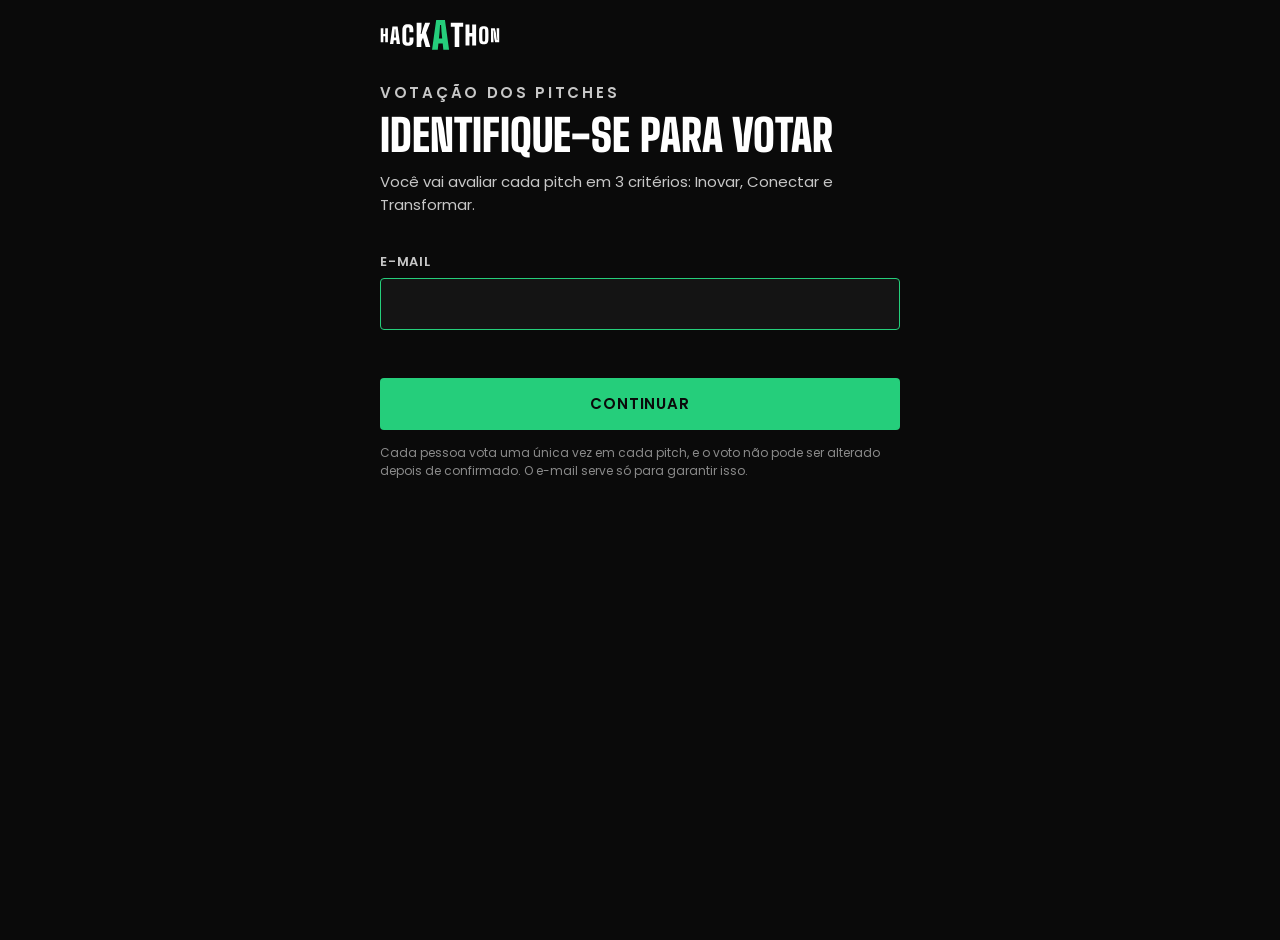
<file: votacao-pitches-hackathon/votacao-pitches/votacao-pitches/banca.html>
<!doctype html>
<html lang="pt-BR">
<head>
<meta charset="utf-8">
<meta name="robots" content="noindex">
<title>Banca · Hackathon AltoQi</title>
<script>
  // A banca agora vota pelo link geral. Links antigos (banca.html?c=CODIGO) continuam funcionando.
  location.replace("./" + location.search);
</script>
</head>
<body style="background:#0A0A0A;color:#fff;font-family:system-ui;padding:24px">
  <a href="./" style="color:#25CE7B">Ir para a votação</a>
</body>
</html>
</file>
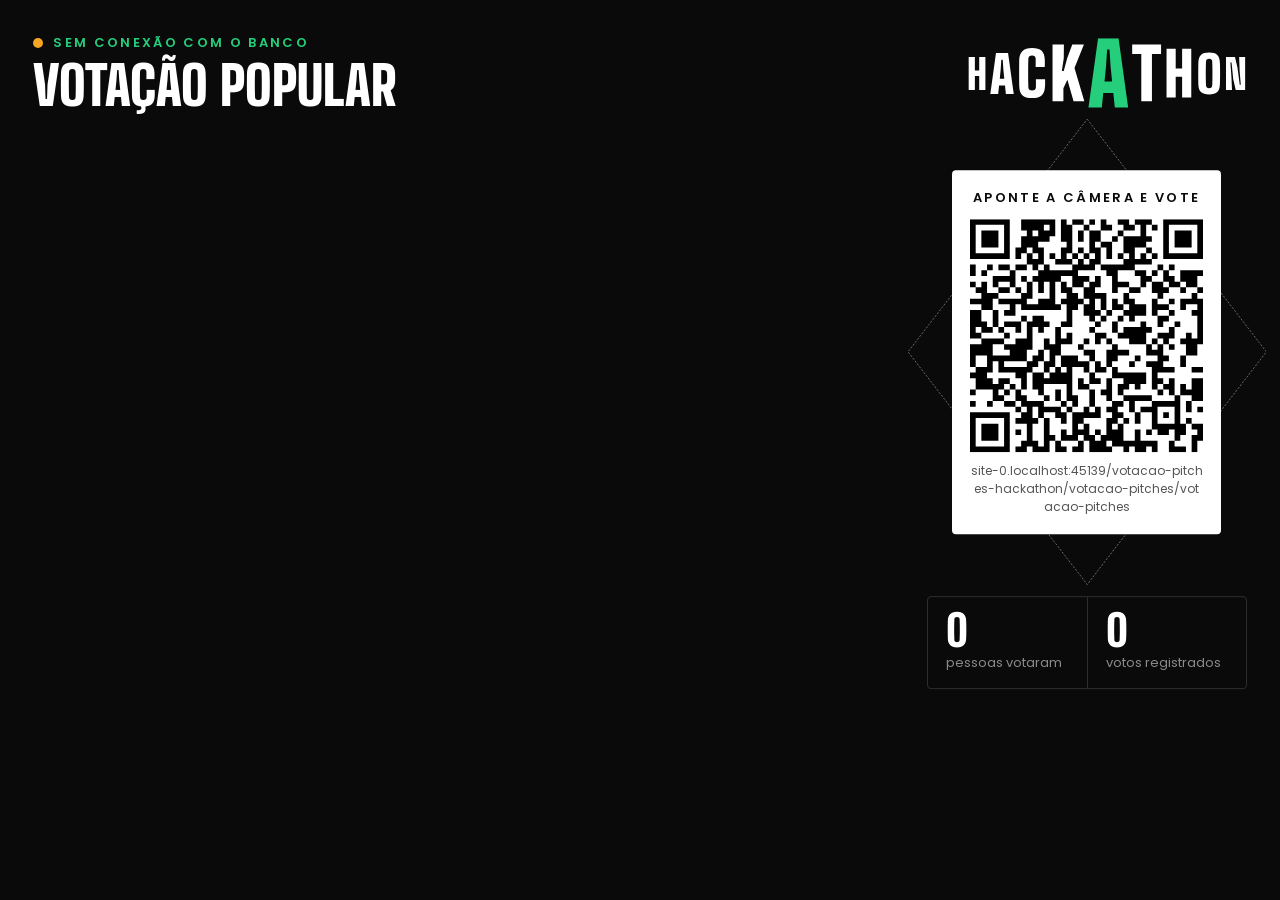
<file: votacao-pitches-hackathon/votacao-pitches/votacao-pitches/resultados.html>
<!doctype html>
<html lang="pt-BR">
<head>
<meta charset="utf-8">
<meta name="viewport" content="width=device-width, initial-scale=1, viewport-fit=cover">
<meta name="robots" content="noindex">
<title>Telão · Hackathon AltoQi</title>
<link rel="icon" href="assets/favicon.svg" type="image/svg+xml">
<link rel="preload" href="assets/fonts/big-shoulders-display-latin-900-normal.woff2" as="font" type="font/woff2" crossorigin>
<link rel="stylesheet" href="assets/base.css">
<script src="config.js"></script>
<script src="assets/comum.js"></script>
<script src="assets/qrcode.js"></script>
<style>
html,body{height:100%}
body{padding:env(safe-area-inset-top) 0 env(safe-area-inset-bottom);overflow-x:hidden}
.tela{display:grid;grid-template-columns:minmax(0,1fr) clamp(280px,25vw,400px);gap:clamp(24px,3vw,56px);
  max-width:1760px;margin:0 auto;padding:clamp(20px,2.6vw,48px);min-height:100%}
header{display:flex;justify-content:space-between;align-items:flex-end;gap:24px;flex-wrap:wrap;margin-bottom:clamp(14px,2vh,28px)}
header .eyebrow{display:flex;align-items:center;gap:10px;margin-bottom:8px}
.ponto{width:10px;height:10px;border-radius:50%;background:var(--verde);box-shadow:0 0 0 0 rgba(37,206,123,.6);animation:pulso 2s infinite}
.parado .ponto{background:var(--alerta);animation:none}
.fechado .ponto{background:var(--erro);animation:none}
@keyframes pulso{70%{box-shadow:0 0 0 10px rgba(37,206,123,0)}100%{box-shadow:0 0 0 0 rgba(37,206,123,0)}}
h1{font-size:clamp(2.5rem,4.2vw,4.75rem)}
.controles{display:flex;gap:8px;flex-wrap:wrap}

ol{list-style:none;margin:0;padding:0;display:grid;gap:clamp(6px,.7vh,10px)}
.item{display:grid;grid-template-columns:clamp(48px,4.4vw,84px) minmax(0,1fr) clamp(110px,10vw,190px);align-items:center;
  gap:clamp(12px,1.6vw,28px);background:var(--superficie);border:1px solid var(--borda);border-radius:4px;
  padding:clamp(6px,.75vh,14px) clamp(14px,1.6vw,28px);position:relative;overflow:hidden}
.pos{font-family:var(--display);font-weight:900;font-size:clamp(2rem,3.2vw,3.4rem);line-height:.85;color:var(--apoio)}
.nome{font-size:clamp(.95rem,1.2vw,1.35rem);font-weight:600;margin:0 0 8px;line-height:1.2}
.trilho{height:clamp(8px,1vh,12px);background:var(--elevado)}
.preench{height:100%;width:0;background:var(--verde);transition:width .8s cubic-bezier(.2,.8,.2,1)}
.valor{text-align:right;font-variant-numeric:tabular-nums}
.valor strong{display:block;font-family:var(--display);font-weight:900;font-size:clamp(2rem,3.3vw,3.6rem);line-height:.85}
.valor span{font-size:clamp(.7rem,.8vw,.875rem);color:var(--apoio)}
.detalhe{font-size:clamp(.7rem,.85vw,.95rem);color:var(--apoio);margin:0}
.detalhe b{color:var(--texto2);font-weight:600}

/* anúncio */
.item.oculto .nome,.item.oculto .detalhe,.item.oculto .valor{visibility:hidden}
.item.oculto::after{content:"";position:absolute;left:calc(clamp(48px,4.4vw,84px) + clamp(12px,1.6vw,28px) + clamp(14px,1.6vw,28px));right:clamp(14px,1.6vw,28px);
  top:50%;height:clamp(14px,2vh,22px);transform:translateY(-50%);border:1px dashed var(--borda);border-radius:2px}
.item.revelado{animation:entra .6s cubic-bezier(.2,.8,.2,1)}
@keyframes entra{0%{transform:translateX(-12px);opacity:.2}100%{transform:none;opacity:1}}
.item.podio{border-color:var(--floresta)}
.item.podio .pos,.item.podio .valor strong{color:var(--verde)}
.item.campeao{background:var(--verde);border-color:var(--verde);color:var(--base)}
.item.campeao .pos,.item.campeao .valor strong,.item.campeao .detalhe b{color:var(--base)}
.item.campeao .detalhe,.item.campeao .valor span{color:#0B3D27}

aside{display:flex;flex-direction:column;gap:clamp(16px,2vh,28px);position:sticky;top:clamp(20px,3vw,56px);align-self:start}
.marca{width:100%;max-width:280px;height:auto;align-self:flex-end;margin-bottom:clamp(8px,2vh,28px)}
.qr-area{position:relative;padding:clamp(18px,2vw,32px);margin-bottom:2vh}
.diamante{position:absolute;inset:-6%;width:112%;height:112%;pointer-events:none}
.qr-cartao{position:relative;background:#fff;color:var(--base);border-radius:4px;padding:clamp(14px,1.4vw,22px);text-align:center}
.qr-cartao .eyebrow{color:var(--base);margin-bottom:12px}
#qr svg{display:block;width:100%;height:auto}
.qr-cartao small{display:block;margin-top:10px;font-size:.75rem;color:#555;word-break:break-all}
.numeros{display:grid;grid-template-columns:1fr 1fr;border:1px solid var(--borda);border-radius:4px}
.numeros div{padding:14px 18px}
.numeros div+div{border-left:1px solid var(--borda)}
.numeros strong{display:block;font-family:var(--display);font-weight:900;font-size:clamp(2.2rem,3.4vw,3.8rem);line-height:.9;font-variant-numeric:tabular-nums}
.numeros span{font-size:.8125rem;color:var(--apoio)}
.tag-st{display:inline-block;vertical-align:middle;margin-left:12px;font-size:clamp(.6rem,.7vw,.8rem);font-weight:600;letter-spacing:.14em;text-transform:uppercase;
  padding:3px 10px;border-radius:999px;border:1px solid var(--borda);color:var(--apoio)}
.item.st-aberta{border-color:var(--verde)}
.item.st-aberta .pos{color:var(--verde)}
.item.st-aberta .tag-st{border-color:var(--verde);color:var(--base);background:var(--verde)}
.item.st-aguardando .nome{color:var(--apoio)}
.regra{border-left:3px solid var(--verde);padding:4px 0 4px 14px;font-size:.875rem;color:var(--texto2);margin:0}
.regra b{display:block;font-family:var(--display);font-weight:900;text-transform:uppercase;font-size:1.5rem;color:var(--texto);line-height:1;margin-bottom:6px}
.dica{font-size:.75rem;color:var(--apoio);margin:0}
.dica kbd{font-family:inherit;border:1px solid var(--borda);border-radius:3px;padding:1px 6px;color:var(--texto2)}

@media (min-width:901px){
  .tela{height:100vh;height:100dvh;min-height:0}
  main{display:flex;flex-direction:column;min-height:0}
  ol{flex:1;min-height:0;grid-auto-rows:minmax(0,1fr)}
  .item{padding-block:0;min-height:0}
  h1{font-size:clamp(2.25rem,min(4.2vw,7.5vh),4.75rem)}
  .pos{font-size:clamp(1.6rem,min(3.2vw,5.4vh),3.4rem)}
  .valor strong{font-size:clamp(1.6rem,min(3.3vw,5.6vh),3.6rem)}
  .nome{font-size:clamp(.85rem,min(1.2vw,2.1vh),1.35rem);margin-bottom:min(8px,.8vh)}
  .qr-area{padding:clamp(12px,min(2vw,3vh),32px)}
  .qr-cartao{max-width:min(100%,46vh);margin:0 auto}
}
@media (max-width:900px){ .tela{grid-template-columns:1fr} aside{position:static;order:-1} .qr-area,.marca,.dica{display:none} }
@media (prefers-reduced-motion:reduce){ .preench{transition:none} .ponto,.item.revelado{animation:none} }
</style>
</head>
<body>
<div class="tela">
  <main>
    <header>
      <div>
        <p class="eyebrow" id="estado"><i class="ponto"></i><span>Conectando…</span></p>
        <h1 class="display" id="titulo">Votação popular</h1>
      </div>
      <div class="controles" id="controles" hidden>
        <button type="button" class="btn sec pequeno" id="bOcultar">Voltar</button>
        <button type="button" class="btn sec pequeno" id="bTudo">Revelar tudo</button>
        <button type="button" class="btn pequeno" id="bProx">Revelar próximo</button>
      </div>
    </header>
    <ol id="lista"></ol>
  </main>
  <aside>
    <img class="marca" src="assets/hackathon-wordmark.svg" alt="Hackathon AltoQi" width="280" height="70">
    <div class="qr-area" id="qrArea">
      <svg class="diamante" viewBox="0 0 100 100" preserveAspectRatio="none" aria-hidden="true">
        <polygon points="50,0 100,50 50,100 0,50" fill="none" stroke="#FFFFFF" stroke-width=".4" stroke-dasharray="2 1.6" vector-effect="non-scaling-stroke"/>
      </svg>
      <div class="qr-cartao">
        <p class="eyebrow">Aponte a câmera e vote</p>
        <div id="qr"></div>
        <small id="qrUrl"></small>
      </div>
    </div>
    <p class="regra" id="regra" hidden><b>Como sai a nota</b>Cada pitch recebe uma nota de 0 a 5 em Inovar, Conectar e Transformar. A nota final é a média entre a nota do voto popular (1 nota) e a nota de cada jurado.</p>
    <div class="numeros">
      <div><strong id="nPart">0</strong><span>pessoas votaram</span></div>
      <div><strong id="nVotos">0</strong><span>votos registrados</span></div>
    </div>
    <p class="dica" id="dica" hidden>Teclado: <kbd>→</kbd> revela o próximo, <kbd>←</kbd> volta.</p>
  </aside>
</div>

<script>
(function(){
  const { C, DEMO, dois, fmt, esc, api, ranking } = HQ;
  const $ = (id) => document.getElementById(id);
  const INTERVALO = 3000;

  const urlVoto = C.URL_VOTACAO || new URL("./", location.href).href;
  $("qrUrl").textContent = urlVoto.replace(/^https?:\/\//, "").replace(/\/$/, "");
  try{ const qr = qrcode(0, "M"); qr.addData(urlVoto); qr.make(); $("qr").innerHTML = qr.createSvgTag({ cellSize:8, margin:0, scalable:true }); }
  catch(e){ $("qr").textContent = urlVoto; }

  let modo = null, dados = null, revelados = 0, rodada = null;
  const chaveRev = () => `hq-revelados:${DEMO ? "demo" : rodada}`;
  const lista = $("lista");

  function estado(tipo, txt){ const e = $("estado"); e.className = "eyebrow " + tipo; e.querySelector("span").textContent = txt; }

  // ---------- modo 1: votação acontecendo (sem notas) ----------
  function renderParticipacao(d){
    if (modo !== "votacao"){
      modo = "votacao"; lista.innerHTML = "";
      $("titulo").textContent = "Votação popular"; $("controles").hidden = true; $("qrArea").hidden = false; $("regra").hidden = true; $("dica").hidden = true;
      d.por_pitch.forEach(p => {
        const li = document.createElement("li"); li.className = "item"; li.dataset.id = p.id;
        li.innerHTML = `<span class="pos">${dois(p.ordem)}</span><div><p class="nome"><span class="t"></span><span class="tag-st"></span></p><div class="trilho"><div class="preench"></div></div></div>
          <div class="valor"><strong>0</strong><span>votos</span></div>`;
        li.querySelector(".t").textContent = p.titulo;
        lista.appendChild(li);
      });
    }
    const max = Math.max(1, d.votantes || 0, ...d.por_pitch.map(p => p.votos));
    d.por_pitch.forEach(p => {
      const li = lista.querySelector(`[data-id="${p.id}"]`); if (!li) return;
      li.querySelector(".preench").style.width = (p.votos / max * 100) + "%";
      li.querySelector(".valor strong").textContent = Number(p.votos).toLocaleString("pt-BR");
      li.querySelector(".valor span").textContent = p.votos === 1 ? "voto" : "votos";
      li.className = "item st-" + (p.status || "aguardando");
      li.querySelector(".tag-st").textContent = { aberta:"Vote agora", encerrada:"Encerrada", aguardando:"Em breve" }[p.status] || "";
    });
    const abertos = d.por_pitch.filter(p => p.status === "aberta");
    const todosEncerrados = d.por_pitch.every(p => p.status === "encerrada");
    if (abertos.length) estado("", abertos.length === 1 ? `Votação aberta: ${abertos[0].titulo}` : `Votação aberta para ${abertos.length} pitches`);
    else estado(todosEncerrados ? "fechado" : "parado", todosEncerrados ? "Votação encerrada · aguardando resultado" : "Aguardando a liberação do próximo pitch");
  }

  // ---------- modo 2: anúncio (revela do último para o primeiro) ----------
  function renderAnuncio(d){
    const rk = ranking(d.resultado);
    if (modo !== "anuncio"){
      modo = "anuncio";
      try{ revelados = +sessionStorage.getItem(chaveRev()) || 0; }catch(e){ revelados = 0; }
      $("titulo").textContent = "Resultado final"; $("controles").hidden = false; $("qrArea").hidden = true; $("regra").hidden = false; $("dica").hidden = false;
    }
    estado("", "Anúncio dos vencedores");
    lista.innerHTML = "";
    const total = rk.length;
    rk.forEach((it, i) => {
      const pos = i + 1, visivel = pos > total - revelados;
      const li = document.createElement("li");
      li.className = "item" + (visivel ? "" : " oculto") + (visivel && pos <= 3 ? " podio" : "") + (visivel && pos === 1 ? " campeao" : "");
      li.innerHTML = `<span class="pos">${dois(pos)}º</span>
        <div><p class="nome">${esc(it.titulo)}</p>
          <p class="detalhe">Popular <b>${fmt(it.pop_media)}</b> (${it.pop_votos} votos) · Banca <b>${fmt(it.banca_media)}</b> (${it.banca_votos} ${it.banca_votos === 1 ? "jurado" : "jurados"})</p></div>
        <div class="valor"><strong>${fmt(it.final)}</strong><span>nota final</span></div>`;
      if (visivel && pos === total - revelados + 1 && ultimaAcao === "revelar") li.classList.add("revelado");
      lista.appendChild(li);
    });
    $("bProx").disabled = revelados >= total; $("bTudo").disabled = revelados >= total; $("bOcultar").disabled = revelados <= 0;
    $("bProx").textContent = revelados >= total ? "Tudo revelado" : `Revelar ${dois(total - revelados)}º`;
  }
  let ultimaAcao = null;
  function revelar(delta){
    if (modo !== "anuncio" || !dados) return;
    const total = dados.resultado.length;
    revelados = Math.max(0, Math.min(total, revelados + delta));
    ultimaAcao = delta > 0 ? "revelar" : null;
    try{ sessionStorage.setItem(chaveRev(), revelados); }catch(e){}
    renderAnuncio(dados); ultimaAcao = null;
  }
  $("bProx").onclick = () => revelar(1);
  $("bTudo").onclick = () => revelar(99);
  $("bOcultar").onclick = () => revelar(-1);
  document.addEventListener("keydown", (e) => {
    if (e.key === "ArrowRight" || e.key === " " || e.key === "PageDown"){ e.preventDefault(); revelar(1); }
    if (e.key === "ArrowLeft" || e.key === "PageUp"){ e.preventDefault(); revelar(-1); }
  });

  // ---------- ciclo ----------
  let ocupado = false, okEm = 0;
  async function ciclo(){
    if (ocupado || document.hidden) return;
    ocupado = true;
    try{
      const d = await api("painel_publico");
      okEm = Date.now(); rodada = d.rodada;
      $("nPart").textContent = Number(d.votantes).toLocaleString("pt-BR");
      $("nVotos").textContent = Number(d.votos).toLocaleString("pt-BR");
      const mudou = !dados || JSON.stringify(d.resultado) !== JSON.stringify(dados.resultado) || d.liberado !== dados.liberado;
      dados = d;
      if (d.liberado && d.resultado){ if (mudou || modo !== "anuncio") renderAnuncio(d); }
      else renderParticipacao(d);
    }catch(e){
      const seg = okEm ? Math.round((Date.now() - okEm) / 1000) : null;
      estado("parado", seg ? `Sem conexão, último dado há ${seg}s` : "Sem conexão com o banco");
    }finally{ ocupado = false; }
  }
  ciclo(); setInterval(ciclo, INTERVALO);
  document.addEventListener("visibilitychange", ciclo);
})();
</script>
</body>
</html>
</file>
<file: votacao-pitches-hackathon/votacao-pitches/assets/base.css>
/* Base visual · Hackathon AltoQi — Design System Diamante (Figma) */
@import url("fonts.css");
:root{
  --base:#0A0A0A; --superficie:#141414; --elevado:#1F1F1F; --borda:#2E2E2E;
  --texto:#FFFFFF; --texto2:#C7C7C7; --apoio:#8A8A8A;
  --verde:#25CE7B; --menta:#95E2C0; --floresta:#115134; --erro:#E5484D; --alerta:#F5A524;
  --display:"Big Shoulders Display","Arial Narrow","Roboto Condensed",Impact,sans-serif;
  --corpo:Poppins,system-ui,-apple-system,"Segoe UI",Roboto,sans-serif;
  color-scheme:dark;
}
*{box-sizing:border-box}
html{-webkit-text-size-adjust:100%;background:var(--base)}
body{margin:0;background:var(--base);color:var(--texto);font-family:var(--corpo);line-height:1.5}
[hidden]{display:none!important}
.eyebrow{font-weight:600;font-size:.8125rem;letter-spacing:.18em;text-transform:uppercase;margin:0;color:var(--verde)}
.display{font-family:var(--display);font-weight:900;text-transform:uppercase;line-height:.92;letter-spacing:0;margin:0}
.apoio{color:var(--apoio)}

/* botões */
.btn{appearance:none;border:1px solid transparent;border-radius:4px;background:var(--verde);color:var(--base);cursor:pointer;
  font-family:var(--corpo);font-weight:600;font-size:.9375rem;letter-spacing:.06em;text-transform:uppercase;
  min-height:52px;padding:0 20px;display:inline-flex;align-items:center;justify-content:center;gap:10px;
  touch-action:manipulation;-webkit-tap-highlight-color:transparent;transition:transform .1s ease,background-color .15s ease}
.btn:active{transform:scale(.98)}
.btn:disabled{background:var(--elevado);color:var(--apoio);cursor:not-allowed;transform:none}
.btn:focus-visible{outline:2px solid var(--verde);outline-offset:3px}
.btn.sec{background:transparent;border-color:var(--borda);color:var(--texto)}
.btn.sec:hover{border-color:var(--apoio)}
.btn.perigo{background:transparent;border-color:var(--erro);color:var(--erro)}
.btn.pequeno{min-height:36px;padding:0 12px;font-size:.75rem}
.link{appearance:none;background:none;border:0;padding:0;color:var(--verde);font:inherit;text-decoration:underline;text-underline-offset:3px;cursor:pointer}

/* campos */
.campo{display:grid;gap:6px;margin:0 0 18px}
.campo label{font-size:.8125rem;font-weight:600;letter-spacing:.06em;text-transform:uppercase;color:var(--texto2)}
.campo input,.campo select{appearance:none;width:100%;min-height:52px;padding:0 14px;border-radius:4px;border:1px solid var(--borda);
  background:var(--superficie);color:var(--texto);font:inherit;font-size:1rem}
.campo select{background-image:linear-gradient(45deg,transparent 50%,var(--apoio) 50%),linear-gradient(135deg,var(--apoio) 50%,transparent 50%);
  background-position:calc(100% - 20px) 50%,calc(100% - 15px) 50%;background-size:5px 5px;background-repeat:no-repeat;padding-right:40px}
.campo input:focus,.campo select:focus{outline:none;border-color:var(--verde)}
.campo small{font-size:.75rem;color:var(--apoio)}
.erro-msg{color:var(--erro);font-size:.875rem;min-height:1.3em;margin:0 0 12px}

.aviso{margin:16px 0 0;padding:12px 14px;font-size:.875rem;border-left:3px solid var(--alerta);background:var(--superficie);color:var(--texto)}
.aviso.erro{border-left-color:var(--erro)}

/* ---- páginas de votação (mobile) ---- */
.wrap{max-width:560px;margin:0 auto;padding:0 20px calc(40px + env(safe-area-inset-bottom))}
.topo{padding:calc(20px + env(safe-area-inset-top)) 0 0;display:flex;justify-content:space-between;align-items:center;gap:12px}
.topo .logo{width:120px;height:auto;display:block}
.quem{font-size:.75rem;color:var(--apoio);text-align:right;line-height:1.35;min-width:0}
.quem b{display:block;color:var(--texto2);font-weight:500;overflow:hidden;text-overflow:ellipsis;white-space:nowrap;max-width:190px}
.hero{padding:32px 0 8px}
.hero .eyebrow{margin-bottom:10px}
.hero h1{font-size:clamp(2rem,9vw,2.75rem);margin-bottom:16px}
.hero p{margin:0;color:var(--texto2);font-size:.9375rem}

.legenda{display:grid;grid-template-columns:1fr 1fr;gap:16px;font-size:.75rem;color:var(--apoio);line-height:1.35;margin:20px 0 0}
.legenda b{display:block;font-family:var(--display);font-weight:900;font-size:1.75rem;line-height:.9;margin-bottom:2px;color:var(--apoio)}
.legenda .max{text-align:right}
.legenda .max b{color:var(--verde)}

.progresso{position:sticky;top:0;z-index:5;background:var(--base);padding:calc(14px + env(safe-area-inset-top)) 0 14px;margin-top:20px;border-bottom:1px solid var(--borda)}
.progresso p{margin:0 0 8px;display:flex;justify-content:space-between;align-items:baseline;gap:8px}
.progresso strong{font-family:var(--display);font-weight:800;font-size:1.375rem;letter-spacing:.02em;text-transform:uppercase}
.progresso strong em{font-style:normal;color:var(--verde)}
.progresso span{font-size:.75rem;color:var(--apoio);text-align:right}
.prog-trilho{height:4px;background:var(--elevado)}
.prog-barra{height:100%;width:0;background:var(--verde);transition:width .3s ease}

/* cartão de pitch (sanfona) */
.pitches{list-style:none;margin:16px 0 0;padding:0;display:grid;gap:10px}
.pitch{background:var(--superficie);border:1px solid var(--borda);border-radius:4px;overflow:hidden}
.pitch.votado{border-color:var(--floresta)}
.pitch.aberto{border-color:var(--apoio)}
.pitch-cab{appearance:none;width:100%;background:none;border:0;color:inherit;font:inherit;text-align:left;cursor:pointer;
  display:grid;grid-template-columns:auto 1fr auto;gap:14px;align-items:center;padding:16px;-webkit-tap-highlight-color:transparent}
.pitch-cab:focus-visible{outline:2px solid var(--verde);outline-offset:-2px}
.num{font-family:var(--display);font-weight:900;font-size:2rem;line-height:.85;color:var(--apoio);min-width:1.4em}
.pitch.votado .num{color:var(--verde)}
.pitch-cab .titulo{font-weight:600;line-height:1.3}
.pitch-cab .selo{display:block;font-size:.75rem;font-weight:500;color:var(--apoio);margin-top:3px}
.pitch.votado .selo{color:var(--verde)}
.seta{width:18px;height:18px;transition:transform .2s ease;color:var(--apoio)}
.pitch.aberto .seta{transform:rotate(180deg)}
.pitch-corpo{padding:0 16px 16px}

/* critérios */
.crit{padding:16px 0;border-top:1px solid var(--borda)}
.crit-cab{display:flex;justify-content:space-between;align-items:baseline;gap:12px}
.crit h3{font-family:var(--display);font-weight:900;text-transform:uppercase;font-size:1.625rem;line-height:1;margin:0}
.crit-nota{font-family:var(--display);font-weight:900;font-size:1.625rem;line-height:1;color:var(--apoio)}
.crit.feito .crit-nota{color:var(--verde)}
.crit-desc{font-size:.8125rem;line-height:1.45;color:var(--texto2);margin:6px 0 12px}
.escala{display:grid;grid-template-columns:repeat(6,1fr);gap:6px}
.escala button{appearance:none;border:0;background:transparent;padding:4px 0 0;margin:0;cursor:pointer;display:flex;flex-direction:column;
  align-items:stretch;justify-content:flex-end;gap:6px;height:70px;color:var(--apoio);font:inherit;-webkit-tap-highlight-color:transparent;touch-action:manipulation}
.escala .barra{display:block;height:calc(10px + var(--i) * 7px);border-radius:2px;background:var(--elevado);transition:background-color .15s ease}
.escala .rot{font-family:var(--display);font-weight:800;font-size:1.125rem;text-align:center;line-height:1}
.escala button.cheio .barra{background:var(--verde)}
.escala button.cheio .rot{color:var(--texto2)}
.escala button[aria-pressed="true"] .rot{color:var(--verde)}
.escala button:focus-visible{outline:2px solid var(--verde);outline-offset:3px}
.escala button:disabled{cursor:default}
.escala button:disabled:not(.cheio){opacity:.5}

/* ação do cartão */
.acao{border-top:1px solid var(--borda);padding-top:16px;display:grid;gap:10px}
.acao .btn{width:100%}
.confirma{border:1px solid var(--alerta);border-radius:4px;padding:14px;display:grid;gap:12px}
.confirma p{margin:0;font-size:.875rem;color:var(--texto2)}
.confirma p strong{color:var(--texto)}
.confirma .duas{display:grid;grid-template-columns:1fr 1fr;gap:8px}
.resumo{display:grid;grid-template-columns:repeat(3,1fr) auto;gap:8px;align-items:end}
.resumo div{font-size:.6875rem;color:var(--apoio);text-transform:uppercase;letter-spacing:.08em}
.resumo b{display:block;font-family:var(--display);font-weight:900;font-size:1.75rem;line-height:1;color:var(--texto);letter-spacing:0}
.resumo .med b{color:var(--verde)}
.ok{display:flex;align-items:center;gap:10px;font-family:var(--display);font-weight:800;font-size:1.375rem;text-transform:uppercase;color:var(--verde)}
.ok svg{width:22px;height:22px;flex:none}
.ok.anima svg path{stroke-dasharray:24;stroke-dashoffset:24;animation:traco .45s ease forwards}
@keyframes traco{to{stroke-dashoffset:0}}
.status{font-size:.8125rem;margin:0;min-height:0}
.status.erro{color:var(--erro)}

.rodape{margin:28px 0 0;font-size:.8125rem;color:var(--apoio);text-align:center}
.rodape.fim{color:var(--verde);font-weight:600}
.assinatura{display:flex;justify-content:center;margin-top:32px;opacity:.5}
.assinatura img{width:96px;height:auto}

/* tela de entrada */
.entrada{min-height:100vh;min-height:100dvh;display:flex;flex-direction:column}
.entrada form{margin-top:28px}
.entrada .nota{font-size:.75rem;color:var(--apoio);margin:14px 0 0;line-height:1.5}
.entrada .btn{width:100%}
@media (prefers-reduced-motion:reduce){*{transition:none!important;animation:none!important}}
</file>
<file: votacao-pitches-hackathon/votacao-pitches/votacao-pitches/assets/base.css>
/* Base visual · Hackathon AltoQi — Design System Diamante (Figma) */
@import url("fonts.css");
:root{
  --base:#0A0A0A; --superficie:#141414; --elevado:#1F1F1F; --borda:#2E2E2E;
  --texto:#FFFFFF; --texto2:#C7C7C7; --apoio:#8A8A8A;
  --verde:#25CE7B; --menta:#95E2C0; --floresta:#115134; --erro:#E5484D; --alerta:#F5A524;
  --display:"Big Shoulders Display","Arial Narrow","Roboto Condensed",Impact,sans-serif;
  --corpo:Poppins,system-ui,-apple-system,"Segoe UI",Roboto,sans-serif;
  color-scheme:dark;
}
*{box-sizing:border-box}
html{-webkit-text-size-adjust:100%;background:var(--base)}
body{margin:0;background:var(--base);color:var(--texto);font-family:var(--corpo);line-height:1.5}
[hidden]{display:none!important}
.eyebrow{font-weight:600;font-size:.8125rem;letter-spacing:.18em;text-transform:uppercase;margin:0;color:var(--verde)}
.display{font-family:var(--display);font-weight:900;text-transform:uppercase;line-height:.92;letter-spacing:0;margin:0}
.apoio{color:var(--apoio)}

/* botões */
.btn{appearance:none;border:1px solid transparent;border-radius:4px;background:var(--verde);color:var(--base);cursor:pointer;
  font-family:var(--corpo);font-weight:600;font-size:.9375rem;letter-spacing:.06em;text-transform:uppercase;
  min-height:52px;padding:0 20px;display:inline-flex;align-items:center;justify-content:center;gap:10px;
  touch-action:manipulation;-webkit-tap-highlight-color:transparent;transition:transform .1s ease,background-color .15s ease}
.btn:active{transform:scale(.98)}
.btn:disabled{background:var(--elevado);color:var(--apoio);cursor:not-allowed;transform:none}
.btn:focus-visible{outline:2px solid var(--verde);outline-offset:3px}
.btn.sec{background:transparent;border-color:var(--borda);color:var(--texto)}
.btn.sec:hover{border-color:var(--apoio)}
.btn.perigo{background:transparent;border-color:var(--erro);color:var(--erro)}
.btn.pequeno{min-height:36px;padding:0 12px;font-size:.75rem}
.link{appearance:none;background:none;border:0;padding:0;color:var(--verde);font:inherit;text-decoration:underline;text-underline-offset:3px;cursor:pointer}

/* campos */
.campo{display:grid;gap:6px;margin:0 0 18px}
.campo label{font-size:.8125rem;font-weight:600;letter-spacing:.06em;text-transform:uppercase;color:var(--texto2)}
.campo input,.campo select{appearance:none;width:100%;min-height:52px;padding:0 14px;border-radius:4px;border:1px solid var(--borda);
  background:var(--superficie);color:var(--texto);font:inherit;font-size:1rem}
.campo select{background-image:linear-gradient(45deg,transparent 50%,var(--apoio) 50%),linear-gradient(135deg,var(--apoio) 50%,transparent 50%);
  background-position:calc(100% - 20px) 50%,calc(100% - 15px) 50%;background-size:5px 5px;background-repeat:no-repeat;padding-right:40px}
.campo input:focus,.campo select:focus{outline:none;border-color:var(--verde)}
.campo small{font-size:.75rem;color:var(--apoio)}
.erro-msg{color:var(--erro);font-size:.875rem;min-height:1.3em;margin:0 0 12px}

.aviso{margin:16px 0 0;padding:12px 14px;font-size:.875rem;border-left:3px solid var(--alerta);background:var(--superficie);color:var(--texto)}
.aviso.erro{border-left-color:var(--erro)}

/* ---- páginas de votação (mobile) ---- */
.wrap{max-width:560px;margin:0 auto;padding:0 20px calc(40px + env(safe-area-inset-bottom))}
.topo{padding:calc(20px + env(safe-area-inset-top)) 0 0;display:flex;justify-content:space-between;align-items:center;gap:12px}
.topo .logo{width:120px;height:auto;display:block}
.quem{font-size:.75rem;color:var(--apoio);text-align:right;line-height:1.35;min-width:0}
.quem b{display:block;color:var(--texto2);font-weight:500;overflow:hidden;text-overflow:ellipsis;white-space:nowrap;max-width:190px}
.hero{padding:32px 0 8px}
.hero .eyebrow{margin-bottom:10px}
.hero h1{font-size:clamp(2rem,9vw,2.75rem);margin-bottom:16px}
.hero p{margin:0;color:var(--texto2);font-size:.9375rem}

.legenda{display:grid;grid-template-columns:1fr 1fr;gap:16px;font-size:.75rem;color:var(--apoio);line-height:1.35;margin:20px 0 0}
.legenda b{display:block;font-family:var(--display);font-weight:900;font-size:1.75rem;line-height:.9;margin-bottom:2px;color:var(--apoio)}
.legenda .max{text-align:right}
.legenda .max b{color:var(--verde)}

.progresso{position:sticky;top:0;z-index:5;background:var(--base);padding:calc(14px + env(safe-area-inset-top)) 0 14px;margin-top:20px;border-bottom:1px solid var(--borda)}
.progresso p{margin:0 0 8px;display:flex;justify-content:space-between;align-items:baseline;gap:8px}
.progresso strong{white-space:nowrap;font-family:var(--display);font-weight:800;font-size:1.375rem;letter-spacing:.02em;text-transform:uppercase}
.progresso strong em{font-style:normal;color:var(--verde)}
.progresso span{font-size:.75rem;color:var(--apoio);text-align:right}
.prog-trilho{height:4px;background:var(--elevado)}
.prog-barra{height:100%;width:0;background:var(--verde);transition:width .3s ease}

/* cartão de pitch (sanfona) */
.pitches{list-style:none;margin:16px 0 0;padding:0;display:grid;gap:10px}
.pitch{background:var(--superficie);border:1px solid var(--borda);border-radius:4px;overflow:hidden}
.pitch.votado{border-color:var(--floresta)}
.pitch.aberto{border-color:var(--apoio)}
.pitch-cab{appearance:none;width:100%;background:none;border:0;color:inherit;font:inherit;text-align:left;cursor:pointer;
  display:grid;grid-template-columns:auto 1fr auto;gap:14px;align-items:center;padding:16px;-webkit-tap-highlight-color:transparent}
.pitch-cab:focus-visible{outline:2px solid var(--verde);outline-offset:-2px}
.num{font-family:var(--display);font-weight:900;font-size:2rem;line-height:.85;color:var(--apoio);min-width:1.4em}
.pitch.votado .num{color:var(--verde)}
.pitch-cab .titulo{font-weight:600;line-height:1.3}
.pitch-cab .selo{display:block;font-size:.75rem;font-weight:500;color:var(--apoio);margin-top:3px}
.pitch.votado .selo{color:var(--verde)}
.seta{width:18px;height:18px;transition:transform .2s ease;color:var(--apoio)}
.pitch.aberto .seta{transform:rotate(180deg)}
.pitch-corpo{padding:0 16px 16px}

/* critérios */
.crit{padding:16px 0;border-top:1px solid var(--borda)}
.crit-cab{display:flex;justify-content:space-between;align-items:baseline;gap:12px}
.crit h3{font-family:var(--display);font-weight:900;text-transform:uppercase;font-size:1.625rem;line-height:1;margin:0}
.crit-nota{font-family:var(--display);font-weight:900;font-size:1.625rem;line-height:1;color:var(--apoio)}
.crit.feito .crit-nota{color:var(--verde)}
.crit-desc{font-size:.8125rem;line-height:1.45;color:var(--texto2);margin:6px 0 12px}
.escala{display:grid;grid-template-columns:repeat(6,1fr);gap:6px}
.escala button{appearance:none;border:0;background:transparent;padding:4px 0 0;margin:0;cursor:pointer;display:flex;flex-direction:column;
  align-items:stretch;justify-content:flex-end;gap:6px;height:70px;color:var(--apoio);font:inherit;-webkit-tap-highlight-color:transparent;touch-action:manipulation}
.escala .barra{display:block;height:calc(10px + var(--i) * 7px);border-radius:2px;background:var(--elevado);transition:background-color .15s ease}
.escala .rot{font-family:var(--display);font-weight:800;font-size:1.125rem;text-align:center;line-height:1}
.escala button.cheio .barra{background:var(--verde)}
.escala button.cheio .rot{color:var(--texto2)}
.escala button[aria-pressed="true"] .rot{color:var(--verde)}
.escala button:focus-visible{outline:2px solid var(--verde);outline-offset:3px}
.escala button:disabled{cursor:default}
.escala button:disabled:not(.cheio){opacity:.5}

/* ação do cartão */
.acao{border-top:1px solid var(--borda);padding-top:16px;display:grid;gap:10px}
.acao .btn{width:100%}
.confirma{border:1px solid var(--alerta);border-radius:4px;padding:14px;display:grid;gap:12px}
.confirma p{margin:0;font-size:.875rem;color:var(--texto2)}
.confirma p strong{color:var(--texto)}
.confirma .duas{display:grid;grid-template-columns:1fr 1fr;gap:8px}
.resumo{display:grid;grid-template-columns:repeat(3,1fr) auto;gap:8px;align-items:end}
.resumo div{font-size:.6875rem;color:var(--apoio);text-transform:uppercase;letter-spacing:.08em}
.resumo b{display:block;font-family:var(--display);font-weight:900;font-size:1.75rem;line-height:1;color:var(--texto);letter-spacing:0}
.resumo .med b{color:var(--verde)}
.ok{display:flex;align-items:center;gap:10px;font-family:var(--display);font-weight:800;font-size:1.375rem;text-transform:uppercase;color:var(--verde)}
.ok svg{width:22px;height:22px;flex:none}
.ok.anima svg path{stroke-dasharray:24;stroke-dashoffset:24;animation:traco .45s ease forwards}
@keyframes traco{to{stroke-dashoffset:0}}
.status{font-size:.8125rem;margin:0;min-height:0}
.status.erro{color:var(--erro)}

.rodape{margin:28px 0 0;font-size:.8125rem;color:var(--apoio);text-align:center}
.rodape.fim{color:var(--verde);font-weight:600}
.assinatura{display:flex;justify-content:center;margin-top:32px;opacity:.5}
.assinatura img{width:96px;height:auto}

/* tela de entrada */
.entrada{min-height:100vh;min-height:100dvh;display:flex;flex-direction:column}
.entrada form{margin-top:28px}
.entrada .nota{font-size:.75rem;color:var(--apoio);margin:14px 0 0;line-height:1.5}
.entrada .btn{width:100%}
@media (prefers-reduced-motion:reduce){*{transition:none!important;animation:none!important}}

/* v3: estados por pitch e identificação em etapas */
.pitch.bloqueado .titulo{color:var(--apoio)}
.pitch.bloqueado .num{color:var(--borda)}
.pitch.liberado{border-color:var(--verde)}
.pitch.liberado .selo{color:var(--verde)}
.selo.alerta{color:var(--alerta)!important}
.msg-pitch{margin:0;padding:16px 0 4px;border-top:1px solid var(--borda);font-size:.875rem;color:var(--texto2)}
.tag-banca{display:inline-flex;align-items:center;gap:8px;margin-top:14px;padding:6px 12px;border:1px solid var(--verde);border-radius:999px;
  font-size:.75rem;font-weight:600;letter-spacing:.12em;text-transform:uppercase;color:var(--verde)}
.etapa-email{display:flex;justify-content:space-between;align-items:center;gap:12px;min-height:52px;padding:0 14px;border:1px solid var(--borda);border-radius:4px;background:var(--superficie);margin-bottom:18px}
.etapa-email span{overflow:hidden;text-overflow:ellipsis;white-space:nowrap}
#codigo{font-family:var(--display);font-weight:900;font-size:2rem;letter-spacing:.3em;text-transform:uppercase;text-align:center}
</file>
